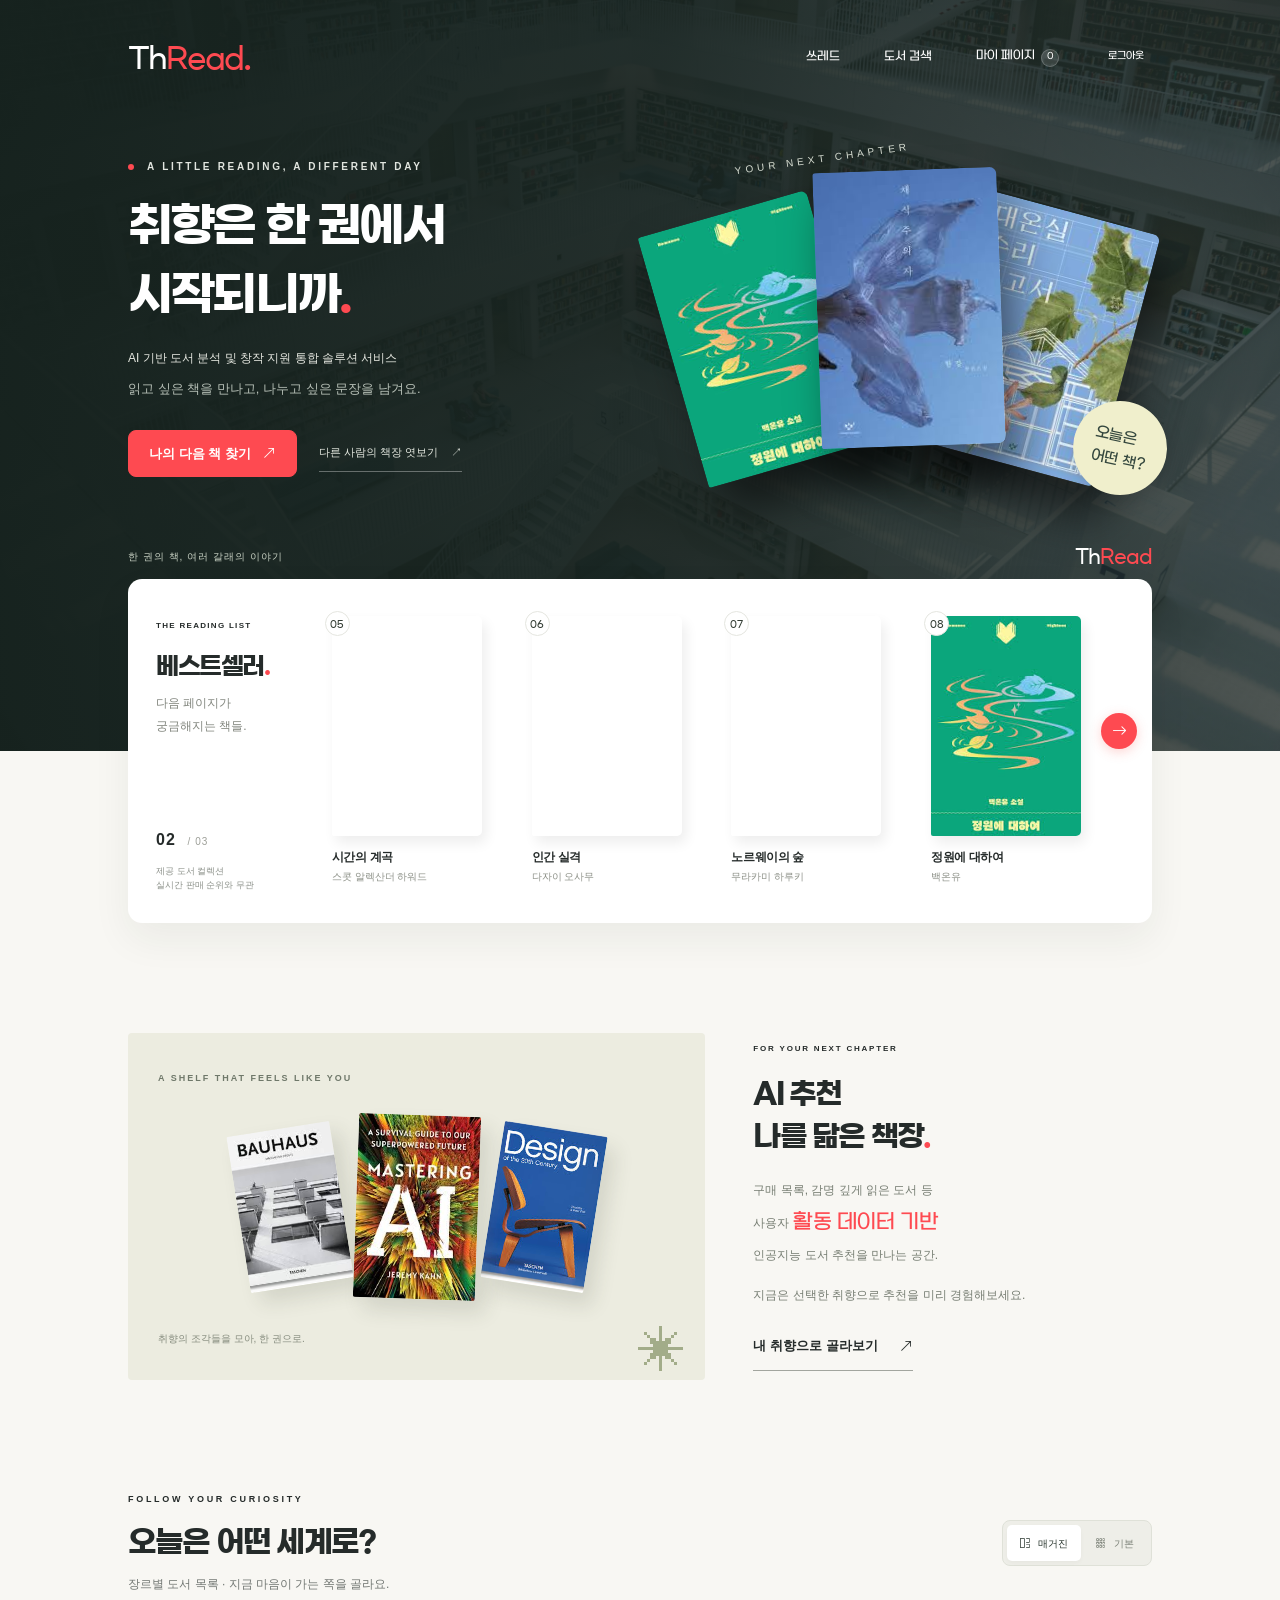
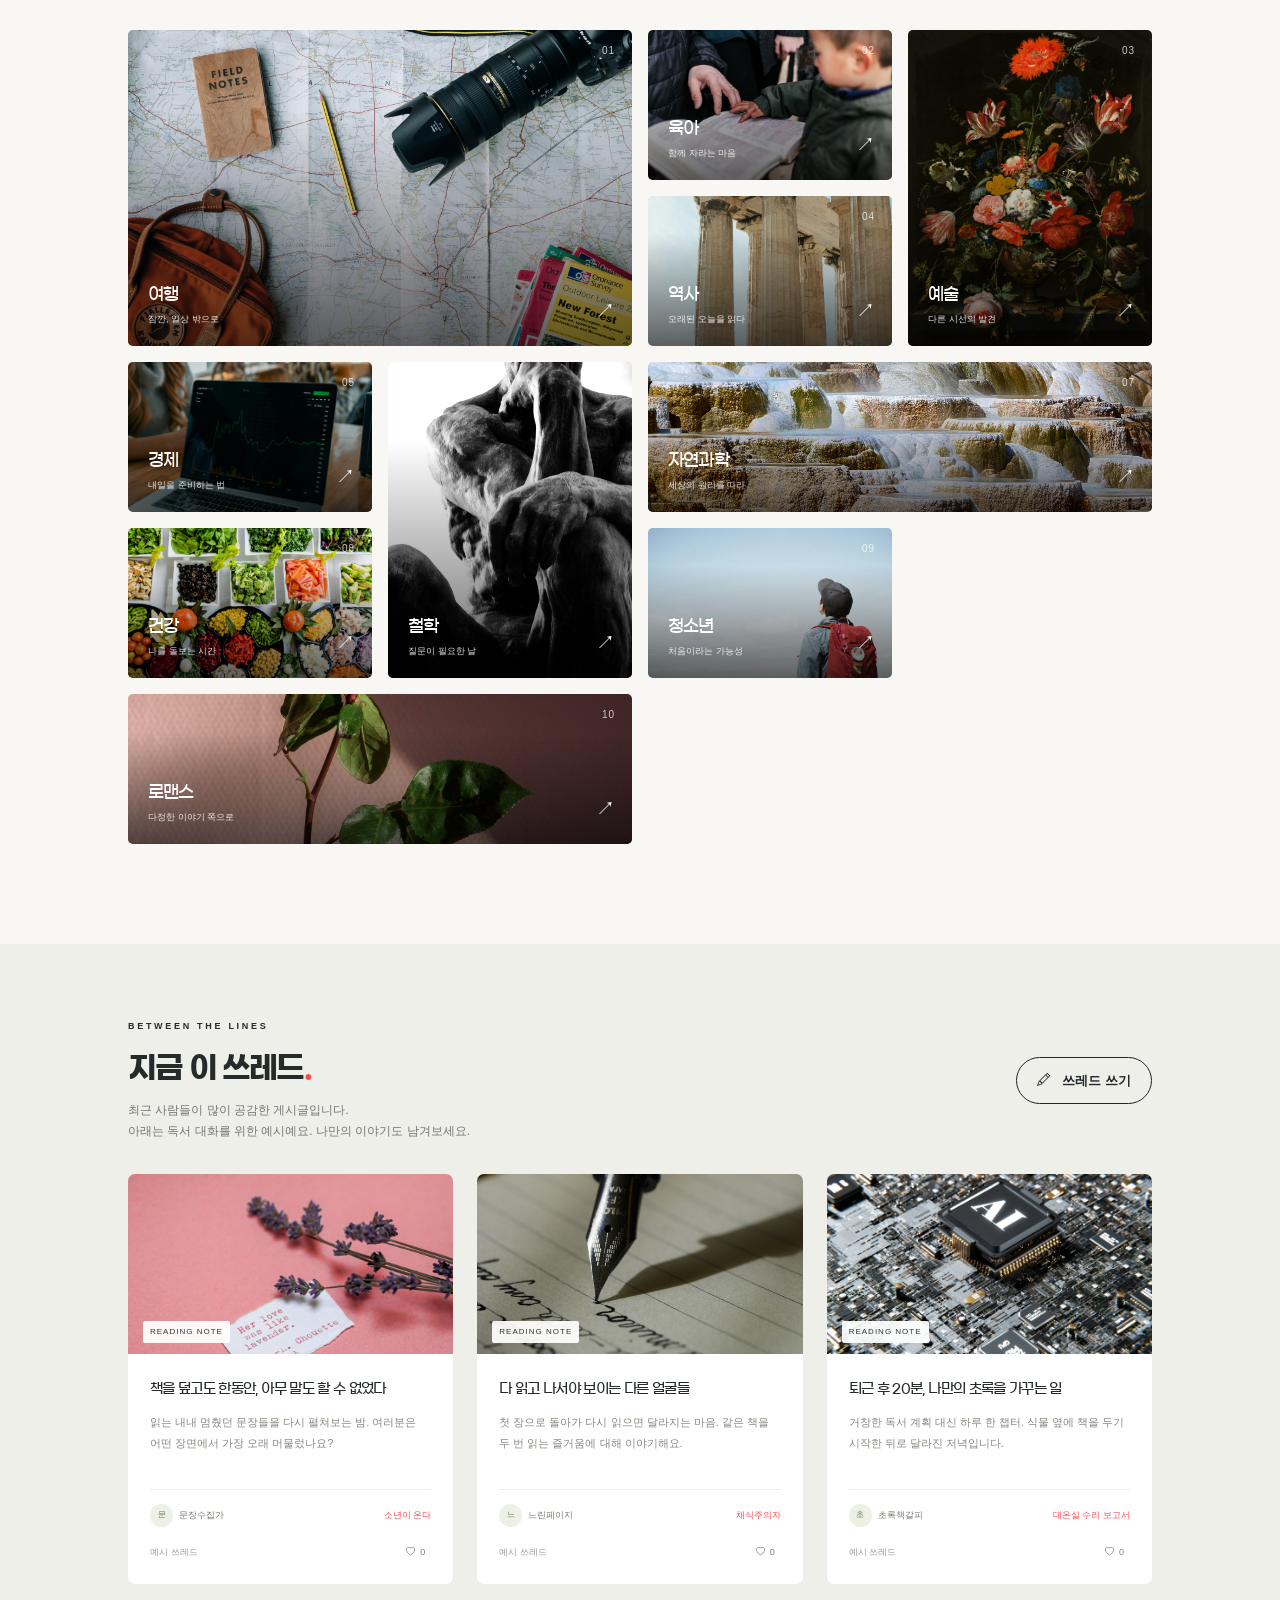
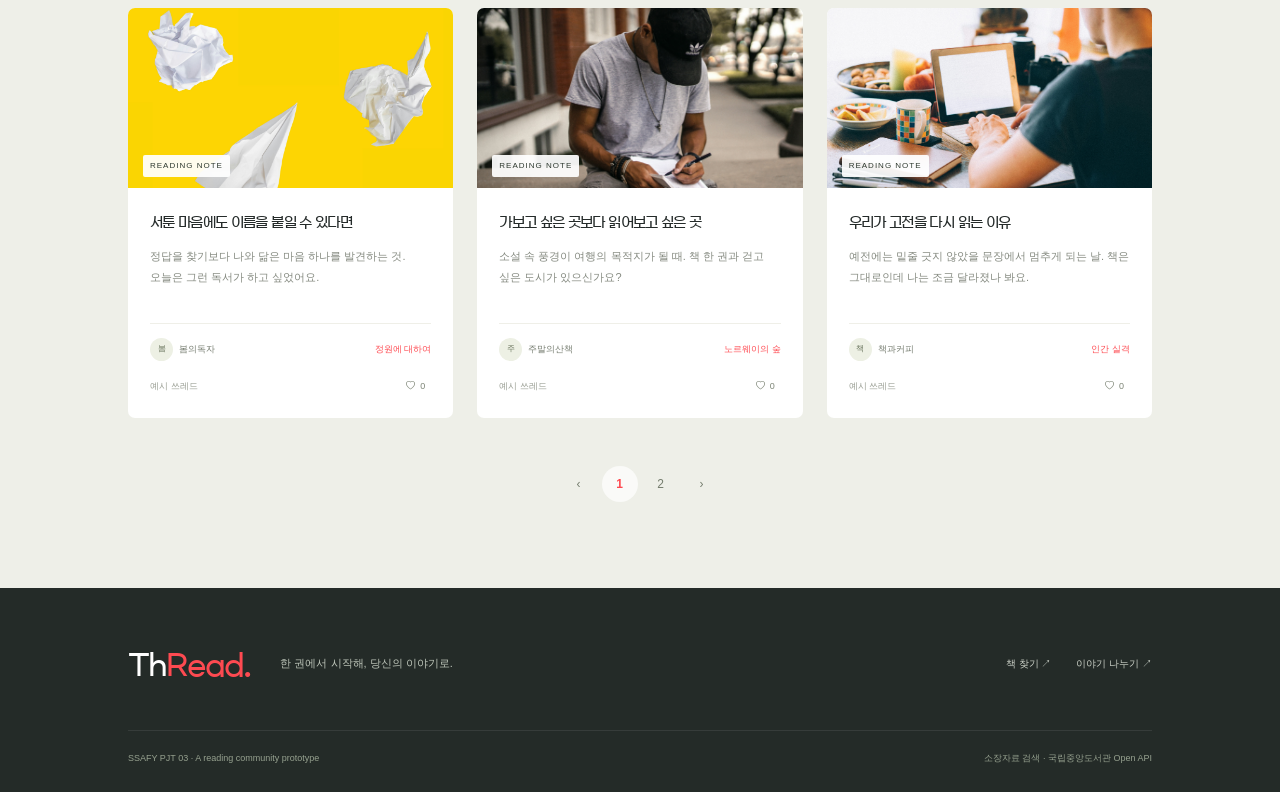
<file: index.html>
<!doctype html>
<html lang="ko"><head><meta charset="utf-8"><meta name="viewport" content="width=device-width, initial-scale=1"><meta name="theme-color" content="#242a29"><meta name="description" content="ThRead · 읽고 싶은 책을 만나고, 나누고 싶은 문장을 남기는 독서 커뮤니티."><title>취향은 한 권에서 · ThRead</title><link rel="icon" href="assets/favicon.svg" type="image/svg+xml"><link rel="stylesheet" href="assets/vendor/bootstrap.min.css"><link rel="stylesheet" href="assets/vendor/bootstrap-icons.min.css"><link rel="stylesheet" href="assets/site.css"><script defer src="assets/vendor/bootstrap.bundle.min.js"></script><script defer src="assets/config.js"></script><script defer src="assets/catalog.js"></script><script defer src="assets/app.js"></script></head>
<body class=""><a class="skip-link" href="#main-content">본문으로 건너뛰기</a>
<nav class="navbar navbar-expand-sm site-nav" data-bs-theme="dark" aria-label="주 메뉴">
  <div class="page-width nav-inner">
    <a class="navbar-brand brand" href="06-main.html" aria-label="ThRead 홈"><span>Th</span><span class="brand-read">Read</span><span class="brand-dot" aria-hidden="true">.</span></a>
    <button class="navbar-toggler" type="button" data-bs-toggle="collapse" data-bs-target="#mainNavigation" aria-controls="mainNavigation" aria-expanded="false" aria-label="메뉴 열기"><span class="navbar-toggler-icon"></span></button>
    <div class="collapse navbar-collapse" id="mainNavigation"><ul class="navbar-nav ms-auto align-items-sm-center">
      <li class="nav-item"><a class="nav-link" href="06-main.html#threads">쓰레드</a></li>
      <li class="nav-item"><a class="nav-link" href="08-search.html">도서 검색</a></li>
      <li class="nav-item"><button class="nav-link" type="button" data-bs-toggle="offcanvas" data-bs-target="#myShelf">마이 페이지<span class="shelf-count" aria-label="담은 책 수">0</span></button></li>
      <li class="nav-item"><button class="nav-link logout-link" type="button" data-bs-toggle="modal" data-bs-target="#logoutModal">로그아웃</button></li>
    </ul></div>
  </div>
</nav><main id="main-content"><section class="hero-section" aria-labelledby="hero-title">
  <img class="hero-bg" src="assets/nav/hero_image.jpg" alt="" fetchpriority="high">
  <div class="hero-shade"></div><div class="page-width hero-layout">
    <div class="hero-copy"><p class="eyebrow light"><span class="small-dot"></span> A LITTLE READING, A DIFFERENT DAY</p>
      <h1 id="hero-title">취향은 한 권에서<br>시작되니까<span class="coral">.</span></h1>
      <p class="hero-description">AI 기반 도서 분석 및<br class="d-sm-none"> 창작 지원 통합 솔루션 서비스</p>
      <p class="hero-subtitle">읽고 싶은 책을 만나고, 나누고 싶은 문장을 남겨요.</p>
      <div class="hero-actions"><a class="btn btn-coral" href="08-search.html">나의 다음 책 찾기 <i class="bi bi-arrow-up-right" aria-hidden="true"></i></a><a class="hero-secondary" href="#threads">다른 사람의 책장 엿보기 <span aria-hidden="true">↗</span></a></div>
    </div>
    <div class="hero-books" aria-label="오늘의 도서 컬렉션"><span class="orbit-note">YOUR NEXT CHAPTER</span>
      <img class="hero-book first" src="assets/bestsellers/img8.jpeg" alt="정원에 대하여 표지">
      <a href="07-book_detail.html?book=2" class="hero-feature"><img class="hero-book middle" src="assets/bestsellers/img2.jpeg" alt="채식주의자 상세 보기"></a>
      <img class="hero-book last" src="assets/bestsellers/img3.jpeg" alt="대온실 수리 보고서 표지"><span class="hero-sticker" aria-hidden="true">오늘은<br>어떤 책?</span>
    </div>
  </div><div class="hero-bottom page-width"><span>한 권의 책, 여러 갈래의 이야기</span><span class="brand hero-signature"><span>Th</span><span class="brand-read">Read</span></span></div>
</section><section class="bestseller page-width" id="bestseller" aria-labelledby="bestseller-title">
 <div class="bestseller-intro"><p class="eyebrow">THE READING LIST</p><h2 id="bestseller-title">베스트셀러<span class="coral">.</span></h2><p>다음 페이지가<br>궁금해지는 책들.</p><span class="slide-counter" aria-live="polite"><b id="slideCurrent">01</b> / 03</span><span class="collection-note">제공 도서 컬렉션<br>실시간 판매 순위와 무관</span></div>
 <div id="bestsellerCarousel" class="carousel slide" data-bs-ride="carousel" data-bs-interval="6500" aria-label="베스트셀러 12권, 4권씩 3개 슬라이드"><div class="carousel-inner"><div class="carousel-item active"><div class="book-slide"><a class="book-item" href="07-book_detail.html?book=1">
        <div class="book-cover-wrap"><span class="book-number">01</span><img src="assets/bestsellers/img1.jpeg" width="150" height="220" alt="소년이 온다 표지" loading="lazy"></div>
        <h3>소년이 온다</h3><p>한강</p></a><a class="book-item" href="07-book_detail.html?book=2">
        <div class="book-cover-wrap"><span class="book-number">02</span><img src="assets/bestsellers/img2.jpeg" width="150" height="220" alt="채식주의자 표지" loading="lazy"></div>
        <h3>채식주의자</h3><p>한강</p></a><a class="book-item" href="07-book_detail.html?book=3">
        <div class="book-cover-wrap"><span class="book-number">03</span><img src="assets/bestsellers/img3.jpeg" width="150" height="220" alt="대온실 수리 보고서 표지" loading="lazy"></div>
        <h3>대온실 수리 보고서</h3><p>김금희</p></a><a class="book-item" href="07-book_detail.html?book=4">
        <div class="book-cover-wrap"><span class="book-number">04</span><img src="assets/bestsellers/img4.jpeg" width="150" height="220" alt="급류 표지" loading="lazy"></div>
        <h3>급류</h3><p>정대건</p></a></div></div><div class="carousel-item "><div class="book-slide"><a class="book-item" href="07-book_detail.html?book=5">
        <div class="book-cover-wrap"><span class="book-number">05</span><img src="assets/bestsellers/img5.jpeg" width="150" height="220" alt="시간의 계곡 표지" loading="lazy"></div>
        <h3>시간의 계곡</h3><p>스콧 알렉산더 하워드</p></a><a class="book-item" href="07-book_detail.html?book=6">
        <div class="book-cover-wrap"><span class="book-number">06</span><img src="assets/bestsellers/img6.jpeg" width="150" height="220" alt="인간 실격 표지" loading="lazy"></div>
        <h3>인간 실격</h3><p>다자이 오사무</p></a><a class="book-item" href="07-book_detail.html?book=7">
        <div class="book-cover-wrap"><span class="book-number">07</span><img src="assets/bestsellers/img7.jpeg" width="150" height="220" alt="노르웨이의 숲 표지" loading="lazy"></div>
        <h3>노르웨이의 숲</h3><p>무라카미 하루키</p></a><a class="book-item" href="07-book_detail.html?book=8">
        <div class="book-cover-wrap"><span class="book-number">08</span><img src="assets/bestsellers/img8.jpeg" width="150" height="220" alt="정원에 대하여 표지" loading="lazy"></div>
        <h3>정원에 대하여</h3><p>백온유</p></a></div></div><div class="carousel-item "><div class="book-slide"><a class="book-item" href="07-book_detail.html?book=9">
        <div class="book-cover-wrap"><span class="book-number">09</span><img src="assets/bestsellers/img9.jpeg" width="150" height="220" alt="네 칼이 센가, 내 칼이 센가 표지" loading="lazy"></div>
        <h3>네 칼이 센가, 내 칼이 센가</h3><p>김삼웅</p></a><a class="book-item" href="07-book_detail.html?book=10">
        <div class="book-cover-wrap"><span class="book-number">10</span><img src="assets/bestsellers/img10.jpeg" width="150" height="220" alt="새벽의 사원 표지" loading="lazy"></div>
        <h3>새벽의 사원</h3><p>미시마 유키오</p></a><a class="book-item" href="07-book_detail.html?book=11">
        <div class="book-cover-wrap"><span class="book-number">11</span><img src="assets/bestsellers/img11.jpeg" width="150" height="220" alt="위싱 머신 표지" loading="lazy"></div>
        <h3>위싱 머신</h3><p>소피 쿠슨스</p></a><a class="book-item" href="07-book_detail.html?book=12">
        <div class="book-cover-wrap"><span class="book-number">12</span><img src="assets/bestsellers/img12.jpeg" width="150" height="220" alt="모순 표지" loading="lazy"></div>
        <h3>모순</h3><p>양귀자</p></a></div></div></div>
 <button class="carousel-control-next next-round" type="button" data-bs-target="#bestsellerCarousel" data-bs-slide="next" aria-label="다음 도서 4권"><i class="bi bi-arrow-right" aria-hidden="true"></i></button></div>
</section><section class="ai-section section-space page-width" id="recommendation" aria-labelledby="ai-title">
 <div class="row align-items-center g-4"><div class="col-12 col-sm-7"><div class="ai-book-stage">
  <span class="stage-label">A SHELF THAT FEELS LIKE YOU</span><div class="ai-book-stack" id="recommendationBooks">
  <img src="assets/ai_recommendation/img1.jpeg" alt="Bauhaus 표지" loading="lazy"><img src="assets/ai_recommendation/img2.jpeg" alt="Mastering AI 표지" loading="lazy"><img src="assets/ai_recommendation/img3.jpeg" alt="Design 표지" loading="lazy"></div>
  <span class="stage-foot">취향의 조각들을 모아, 한 권으로.</span><span class="stage-spark" aria-hidden="true">✳</span></div></div>
 <div class="col-12 col-sm-5 ai-copy"><p class="eyebrow">FOR YOUR NEXT CHAPTER</p><h2 id="ai-title">AI 추천<br>나를 닮은 책장<span class="coral">.</span></h2>
 <p>구매 목록, 감명 깊게 읽은 도서 등<br>사용자 <span class="activity-highlight">활동 데이터 기반</span><br>인공지능 도서 추천을 만나는 공간.</p>
 <p class="small muted" id="recommendationHint">지금은 선택한 취향으로 추천을 미리 경험해보세요.</p><button class="text-action" type="button" data-bs-toggle="modal" data-bs-target="#tasteModal">내 취향으로 골라보기 <i class="bi bi-arrow-up-right" aria-hidden="true"></i></button></div></div>
</section><section class="genre-section page-width section-space" id="genres" aria-labelledby="genre-title"><div class="section-heading"><div><p class="eyebrow">FOLLOW YOUR CURIOSITY</p><h2 id="genre-title">오늘은 어떤 세계로?</h2><p class="muted">장르별 도서 목록 · 지금 마음이 가는 쪽을 골라요.</p></div><div class="view-switch" role="group" aria-label="장르 배치 선택"><button class="active" type="button" data-genre-layout="magazine" aria-pressed="true"><i class="bi bi-grid-1x2" aria-hidden="true"></i> 매거진</button><button type="button" data-genre-layout="basic" aria-pressed="false"><i class="bi bi-grid-3x3-gap" aria-hidden="true"></i> 기본</button></div></div><div class="genre-grid magazine"><a class="genre-item genre-0" href="08-search.html?q=여행"><img src="assets/genre/travel.jpg" alt="" loading="lazy"><span class="genre-index">01</span><span class="genre-label"><b>여행</b><small>잠깐, 일상 밖으로</small></span><span class="genre-arrow" aria-hidden="true">↗</span></a><a class="genre-item genre-1" href="08-search.html?q=육아"><img src="assets/genre/baby.jpg" alt="" loading="lazy"><span class="genre-index">02</span><span class="genre-label"><b>육아</b><small>함께 자라는 마음</small></span><span class="genre-arrow" aria-hidden="true">↗</span></a><a class="genre-item genre-2" href="08-search.html?q=예술"><img src="assets/genre/art.jpg" alt="" loading="lazy"><span class="genre-index">03</span><span class="genre-label"><b>예술</b><small>다른 시선의 발견</small></span><span class="genre-arrow" aria-hidden="true">↗</span></a><a class="genre-item genre-3" href="08-search.html?q=역사"><img src="assets/genre/history.jpg" alt="" loading="lazy"><span class="genre-index">04</span><span class="genre-label"><b>역사</b><small>오래된 오늘을 읽다</small></span><span class="genre-arrow" aria-hidden="true">↗</span></a><a class="genre-item genre-4" href="08-search.html?q=경제"><img src="assets/genre/economy.jpg" alt="" loading="lazy"><span class="genre-index">05</span><span class="genre-label"><b>경제</b><small>내일을 준비하는 법</small></span><span class="genre-arrow" aria-hidden="true">↗</span></a><a class="genre-item genre-5" href="08-search.html?q=철학"><img src="assets/genre/philosophy.jpg" alt="" loading="lazy"><span class="genre-index">06</span><span class="genre-label"><b>철학</b><small>질문이 필요한 날</small></span><span class="genre-arrow" aria-hidden="true">↗</span></a><a class="genre-item genre-6" href="08-search.html?q=자연과학"><img src="assets/genre/natural_science.jpg" alt="" loading="lazy"><span class="genre-index">07</span><span class="genre-label"><b>자연과학</b><small>세상의 원리를 따라</small></span><span class="genre-arrow" aria-hidden="true">↗</span></a><a class="genre-item genre-7" href="08-search.html?q=건강"><img src="assets/genre/health.jpg" alt="" loading="lazy"><span class="genre-index">08</span><span class="genre-label"><b>건강</b><small>나를 돌보는 시간</small></span><span class="genre-arrow" aria-hidden="true">↗</span></a><a class="genre-item genre-8" href="08-search.html?q=청소년"><img src="assets/genre/youth.jpg" alt="" loading="lazy"><span class="genre-index">09</span><span class="genre-label"><b>청소년</b><small>처음이라는 가능성</small></span><span class="genre-arrow" aria-hidden="true">↗</span></a><a class="genre-item genre-9" href="08-search.html?q=로맨스"><img src="assets/genre/romance.jpg" alt="" loading="lazy"><span class="genre-index">10</span><span class="genre-label"><b>로맨스</b><small>다정한 이야기 쪽으로</small></span><span class="genre-arrow" aria-hidden="true">↗</span></a></div></section><section class="threads-section section-space" id="threads" aria-labelledby="threads-title"><div class="page-width"><div class="section-heading"><div><p class="eyebrow">BETWEEN THE LINES</p><h2 id="threads-title">지금 이 쓰레드<span class="coral">.</span></h2><p class="muted">최근 사람들이 많이 공감한 게시글입니다.</p><p class="small muted">아래는 독서 대화를 위한 예시예요. 나만의 이야기도 남겨보세요.</p></div><button class="btn btn-outline-dark rounded-pill" type="button" data-bs-toggle="modal" data-bs-target="#writeModal"><i class="bi bi-pencil" aria-hidden="true"></i> 쓰레드 쓰기</button></div><div class="row g-4" id="threadGrid"><article class="col-12 col-sm-4 thread-entry" data-thread-page="1"><div class="card thread-card h-100"><a class="thread-image-link" href="07-book_detail.html?book=1#book-threads"><img class="card-img-top" src="assets/threads/img1.jpg" alt="소년이 온다 독서 이야기 이미지" loading="lazy"><span class="thread-tag">READING NOTE</span></a><div class="card-body d-flex flex-column"><h3 class="card-title">책을 덮고도 한동안, 아무 말도 할 수 없었다</h3><p class="card-text">읽는 내내 멈췄던 문장들을 다시 펼쳐보는 밤. 여러분은 어떤 장면에서 가장 오래 머물렀나요?</p><div class="thread-footer mt-auto"><div><span class="avatar" aria-hidden="true">문</span><span>문장수집가</span></div><span class="thread-book">소년이 온다</span></div><div class="thread-actions"><span>예시 쓰레드</span><button type="button" class="like-button" data-like="seed-0" aria-label="책을 덮고도 한동안, 아무 말도 할 수 없었다 공감" aria-pressed="false"><i class="bi bi-heart" aria-hidden="true"></i><span>0</span></button></div></div></div></article><article class="col-12 col-sm-4 thread-entry" data-thread-page="1"><div class="card thread-card h-100"><a class="thread-image-link" href="07-book_detail.html?book=2#book-threads"><img class="card-img-top" src="assets/threads/img2.jpg" alt="채식주의자 독서 이야기 이미지" loading="lazy"><span class="thread-tag">READING NOTE</span></a><div class="card-body d-flex flex-column"><h3 class="card-title">다 읽고 나서야 보이는 다른 얼굴들</h3><p class="card-text">첫 장으로 돌아가 다시 읽으면 달라지는 마음. 같은 책을 두 번 읽는 즐거움에 대해 이야기해요.</p><div class="thread-footer mt-auto"><div><span class="avatar" aria-hidden="true">느</span><span>느린페이지</span></div><span class="thread-book">채식주의자</span></div><div class="thread-actions"><span>예시 쓰레드</span><button type="button" class="like-button" data-like="seed-1" aria-label="다 읽고 나서야 보이는 다른 얼굴들 공감" aria-pressed="false"><i class="bi bi-heart" aria-hidden="true"></i><span>0</span></button></div></div></div></article><article class="col-12 col-sm-4 thread-entry" data-thread-page="1"><div class="card thread-card h-100"><a class="thread-image-link" href="07-book_detail.html?book=3#book-threads"><img class="card-img-top" src="assets/threads/img3.jpg" alt="대온실 수리 보고서 독서 이야기 이미지" loading="lazy"><span class="thread-tag">READING NOTE</span></a><div class="card-body d-flex flex-column"><h3 class="card-title">퇴근 후 20분, 나만의 초록을 가꾸는 일</h3><p class="card-text">거창한 독서 계획 대신 하루 한 챕터. 식물 옆에 책을 두기 시작한 뒤로 달라진 저녁입니다.</p><div class="thread-footer mt-auto"><div><span class="avatar" aria-hidden="true">초</span><span>초록책갈피</span></div><span class="thread-book">대온실 수리 보고서</span></div><div class="thread-actions"><span>예시 쓰레드</span><button type="button" class="like-button" data-like="seed-2" aria-label="퇴근 후 20분, 나만의 초록을 가꾸는 일 공감" aria-pressed="false"><i class="bi bi-heart" aria-hidden="true"></i><span>0</span></button></div></div></div></article><article class="col-12 col-sm-4 thread-entry" data-thread-page="1"><div class="card thread-card h-100"><a class="thread-image-link" href="07-book_detail.html?book=8#book-threads"><img class="card-img-top" src="assets/threads/img4.jpg" alt="정원에 대하여 독서 이야기 이미지" loading="lazy"><span class="thread-tag">READING NOTE</span></a><div class="card-body d-flex flex-column"><h3 class="card-title">서툰 마음에도 이름을 붙일 수 있다면</h3><p class="card-text">정답을 찾기보다 나와 닮은 마음 하나를 발견하는 것. 오늘은 그런 독서가 하고 싶었어요.</p><div class="thread-footer mt-auto"><div><span class="avatar" aria-hidden="true">봄</span><span>봄의독자</span></div><span class="thread-book">정원에 대하여</span></div><div class="thread-actions"><span>예시 쓰레드</span><button type="button" class="like-button" data-like="seed-3" aria-label="서툰 마음에도 이름을 붙일 수 있다면 공감" aria-pressed="false"><i class="bi bi-heart" aria-hidden="true"></i><span>0</span></button></div></div></div></article><article class="col-12 col-sm-4 thread-entry" data-thread-page="1"><div class="card thread-card h-100"><a class="thread-image-link" href="07-book_detail.html?book=7#book-threads"><img class="card-img-top" src="assets/threads/img5.jpg" alt="노르웨이의 숲 독서 이야기 이미지" loading="lazy"><span class="thread-tag">READING NOTE</span></a><div class="card-body d-flex flex-column"><h3 class="card-title">가보고 싶은 곳보다 읽어보고 싶은 곳</h3><p class="card-text">소설 속 풍경이 여행의 목적지가 될 때. 책 한 권과 걷고 싶은 도시가 있으신가요?</p><div class="thread-footer mt-auto"><div><span class="avatar" aria-hidden="true">주</span><span>주말의산책</span></div><span class="thread-book">노르웨이의 숲</span></div><div class="thread-actions"><span>예시 쓰레드</span><button type="button" class="like-button" data-like="seed-4" aria-label="가보고 싶은 곳보다 읽어보고 싶은 곳 공감" aria-pressed="false"><i class="bi bi-heart" aria-hidden="true"></i><span>0</span></button></div></div></div></article><article class="col-12 col-sm-4 thread-entry" data-thread-page="1"><div class="card thread-card h-100"><a class="thread-image-link" href="07-book_detail.html?book=6#book-threads"><img class="card-img-top" src="assets/threads/img6.jpg" alt="인간 실격 독서 이야기 이미지" loading="lazy"><span class="thread-tag">READING NOTE</span></a><div class="card-body d-flex flex-column"><h3 class="card-title">우리가 고전을 다시 읽는 이유</h3><p class="card-text">예전에는 밑줄 긋지 않았을 문장에서 멈추게 되는 날. 책은 그대로인데 나는 조금 달라졌나 봐요.</p><div class="thread-footer mt-auto"><div><span class="avatar" aria-hidden="true">책</span><span>책과커피</span></div><span class="thread-book">인간 실격</span></div><div class="thread-actions"><span>예시 쓰레드</span><button type="button" class="like-button" data-like="seed-5" aria-label="우리가 고전을 다시 읽는 이유 공감" aria-pressed="false"><i class="bi bi-heart" aria-hidden="true"></i><span>0</span></button></div></div></div></article><article class="col-12 col-sm-4 thread-entry" data-thread-page="2"><div class="card thread-card h-100"><a class="thread-image-link" href="07-book_detail.html?book=5#book-threads"><img class="card-img-top" src="assets/threads/img1.jpg" alt="시간의 계곡 독서 이야기 이미지" loading="lazy"><span class="thread-tag">READING NOTE</span></a><div class="card-body d-flex flex-column"><h3 class="card-title">시간을 건너온 이야기 하나</h3><p class="card-text">다른 세계를 상상하면서 지금의 하루를 새롭게 바라봅니다. 여러분의 상상을 바꾼 책도 궁금해요.</p><div class="thread-footer mt-auto"><div><span class="avatar" aria-hidden="true">밤</span><span>밤의서재</span></div><span class="thread-book">시간의 계곡</span></div><div class="thread-actions"><span>예시 쓰레드</span><button type="button" class="like-button" data-like="seed-6" aria-label="시간을 건너온 이야기 하나 공감" aria-pressed="false"><i class="bi bi-heart" aria-hidden="true"></i><span>0</span></button></div></div></div></article><article class="col-12 col-sm-4 thread-entry" data-thread-page="2"><div class="card thread-card h-100"><a class="thread-image-link" href="07-book_detail.html?book=4#book-threads"><img class="card-img-top" src="assets/threads/img2.jpg" alt="급류 독서 이야기 이미지" loading="lazy"><span class="thread-tag">READING NOTE</span></a><div class="card-body d-flex flex-column"><h3 class="card-title">좋아하는 책은 꼭 빌려주고 싶어져요</h3><p class="card-text">책을 추천한다는 건 내 취향의 일부를 건네는 일 같아요. 오늘 누군가에게 건네고 싶은 책은요?</p><div class="thread-footer mt-auto"><div><span class="avatar" aria-hidden="true">한</span><span>한권의온도</span></div><span class="thread-book">급류</span></div><div class="thread-actions"><span>예시 쓰레드</span><button type="button" class="like-button" data-like="seed-7" aria-label="좋아하는 책은 꼭 빌려주고 싶어져요 공감" aria-pressed="false"><i class="bi bi-heart" aria-hidden="true"></i><span>0</span></button></div></div></div></article><article class="col-12 col-sm-4 thread-entry" data-thread-page="2"><div class="card thread-card h-100"><a class="thread-image-link" href="07-book_detail.html?book=10#book-threads"><img class="card-img-top" src="assets/threads/img3.jpg" alt="새벽의 사원 독서 이야기 이미지" loading="lazy"><span class="thread-tag">READING NOTE</span></a><div class="card-body d-flex flex-column"><h3 class="card-title">읽다 만 책에 다시 손이 가는 계절</h3><p class="card-text">처음 읽을 때와는 다른 속도로 페이지를 넘깁니다. 완독보다 다시 시작했다는 게 기쁜 날이에요.</p><div class="thread-footer mt-auto"><div><span class="avatar" aria-hidden="true">작</span><span>작은독서</span></div><span class="thread-book">새벽의 사원</span></div><div class="thread-actions"><span>예시 쓰레드</span><button type="button" class="like-button" data-like="seed-8" aria-label="읽다 만 책에 다시 손이 가는 계절 공감" aria-pressed="false"><i class="bi bi-heart" aria-hidden="true"></i><span>0</span></button></div></div></div></article></div><nav aria-label="쓰레드 페이지"><ul class="pagination justify-content-center mt-5" id="threadPagination"></ul></nav></div></section></main><footer class="site-footer"><div class="page-width footer-inner"><a class="brand" href="06-main.html"><span>Th</span><span class="brand-read">Read</span><span class="brand-dot">.</span></a><p>한 권에서 시작해, 당신의 이야기로.</p><div><a href="08-search.html">책 찾기 ↗</a><a href="06-main.html#threads">이야기 나누기 ↗</a></div></div><div class="page-width footer-bottom"><span>SSAFY PJT 03 · A reading community prototype</span><span>소장자료 검색 · 국립중앙도서관 Open API</span></div></footer><div class="modal fade" id="logoutModal" tabindex="-1" aria-labelledby="logoutTitle" aria-hidden="true"><div class="modal-dialog modal-dialog-centered"><div class="modal-content"><div class="modal-header border-0"><h2 class="modal-title fs-5" id="logoutTitle">잠깐, 책갈피를 꽂아둘까요?</h2><button type="button" class="btn-close" data-bs-dismiss="modal" aria-label="닫기"></button></div><div class="modal-body text-center"><i class="bi bi-bookmark-heart modal-symbol" aria-hidden="true"></i><p class="fs-5 mt-3">정말 로그아웃 하시겠습니까?</p><p class="muted small">담아둔 책과 독서 기록은 이 브라우저에 남아요.</p><div class="d-flex justify-content-center gap-2 mt-4"><button type="button" class="btn btn-soft" data-bs-dismiss="modal">취소</button><button type="button" class="btn btn-coral" data-bs-dismiss="modal" id="confirmLogout">로그아웃</button></div></div></div></div></div>
<div class="offcanvas offcanvas-end shelf-panel" tabindex="-1" id="myShelf" aria-labelledby="shelfTitle"><div class="offcanvas-header"><h2 class="offcanvas-title fs-4" id="shelfTitle">나의 작은 책장<span class="coral">.</span></h2><button type="button" class="btn-close" data-bs-dismiss="offcanvas" aria-label="책장 닫기"></button></div><div class="offcanvas-body"><p class="muted">읽고 싶은 마음을 모아두는 곳.</p><div id="shelfBooks"></div><p class="small muted mt-4">이 브라우저에 저장돼요. 다른 기기와 공유되지 않아요.</p></div></div>
<div class="modal fade" id="tasteModal" tabindex="-1" aria-labelledby="tasteTitle" aria-hidden="true"><div class="modal-dialog modal-dialog-centered"><div class="modal-content"><div class="modal-header border-0"><h2 class="modal-title fs-4" id="tasteTitle">오늘의 마음은 어떤가요?</h2><button type="button" class="btn-close" data-bs-dismiss="modal" aria-label="닫기"></button></div><div class="modal-body"><p class="muted">지금 끌리는 취향 하나를 골라주세요.</p><div class="taste-options"><button type="button" data-taste="comfort"><span>01</span> 잔잔한 위로가 필요해요 <i class="bi bi-arrow-right" aria-hidden="true"></i></button><button type="button" data-taste="world"><span>02</span> 낯선 세계가 궁금해요 <i class="bi bi-arrow-right" aria-hidden="true"></i></button><button type="button" data-taste="heart"><span>03</span> 다정한 관계를 읽고 싶어요 <i class="bi bi-arrow-right" aria-hidden="true"></i></button></div></div></div></div></div>
<div class="modal fade" id="writeModal" tabindex="-1" aria-labelledby="writeTitle" aria-hidden="true"><div class="modal-dialog modal-dialog-centered"><div class="modal-content"><div class="modal-header border-0"><h2 class="modal-title fs-4" id="writeTitle">당신의 한 페이지</h2><button type="button" class="btn-close" data-bs-dismiss="modal" aria-label="닫기"></button></div><form id="threadForm"><div class="modal-body"><label class="form-label" for="threadAuthor">닉네임</label><input class="form-control mb-3" id="threadAuthor" name="author" required maxlength="20" placeholder="책장 사이의 나"><label class="form-label" for="threadBook">함께 읽은 책</label><input class="form-control mb-3" id="threadBook" name="book" required maxlength="100" value="채식주의자"><label class="form-label" for="threadTitle">제목</label><input class="form-control mb-3" id="threadTitle" name="title" required maxlength="80" placeholder="어떤 이야기를 나누고 싶나요?"><label class="form-label" for="threadBody">내용</label><textarea class="form-control" id="threadBody" name="body" rows="4" required maxlength="2000" placeholder="마음에 남은 장면과 생각을 자유롭게 남겨요."></textarea><p class="small muted mt-3">작성한 글은 이 브라우저에 저장됩니다.</p><p class="text-danger small" id="threadFormError" role="alert"></p></div><div class="modal-footer border-0"><button class="btn btn-soft" type="button" data-bs-dismiss="modal">취소</button><button class="btn btn-coral" type="submit">쓰레드 남기기 <i class="bi bi-arrow-up-right" aria-hidden="true"></i></button></div></form></div></div></div>
<div class="toast-container position-fixed bottom-0 start-50 translate-middle-x p-3"><div class="toast align-items-center border-0 text-bg-dark" id="feedbackToast" role="status" aria-live="polite" aria-atomic="true"><div class="d-flex"><div class="toast-body" id="feedbackMessage"></div><button type="button" class="btn-close btn-close-white me-2 m-auto" data-bs-dismiss="toast" aria-label="알림 닫기"></button></div></div></div><noscript><p class="noscript-warning">검색과 책장 기능을 사용하려면 JavaScript를 켜주세요. 기본 도서 목록은 그대로 볼 수 있습니다.</p></noscript></body></html>
</file>
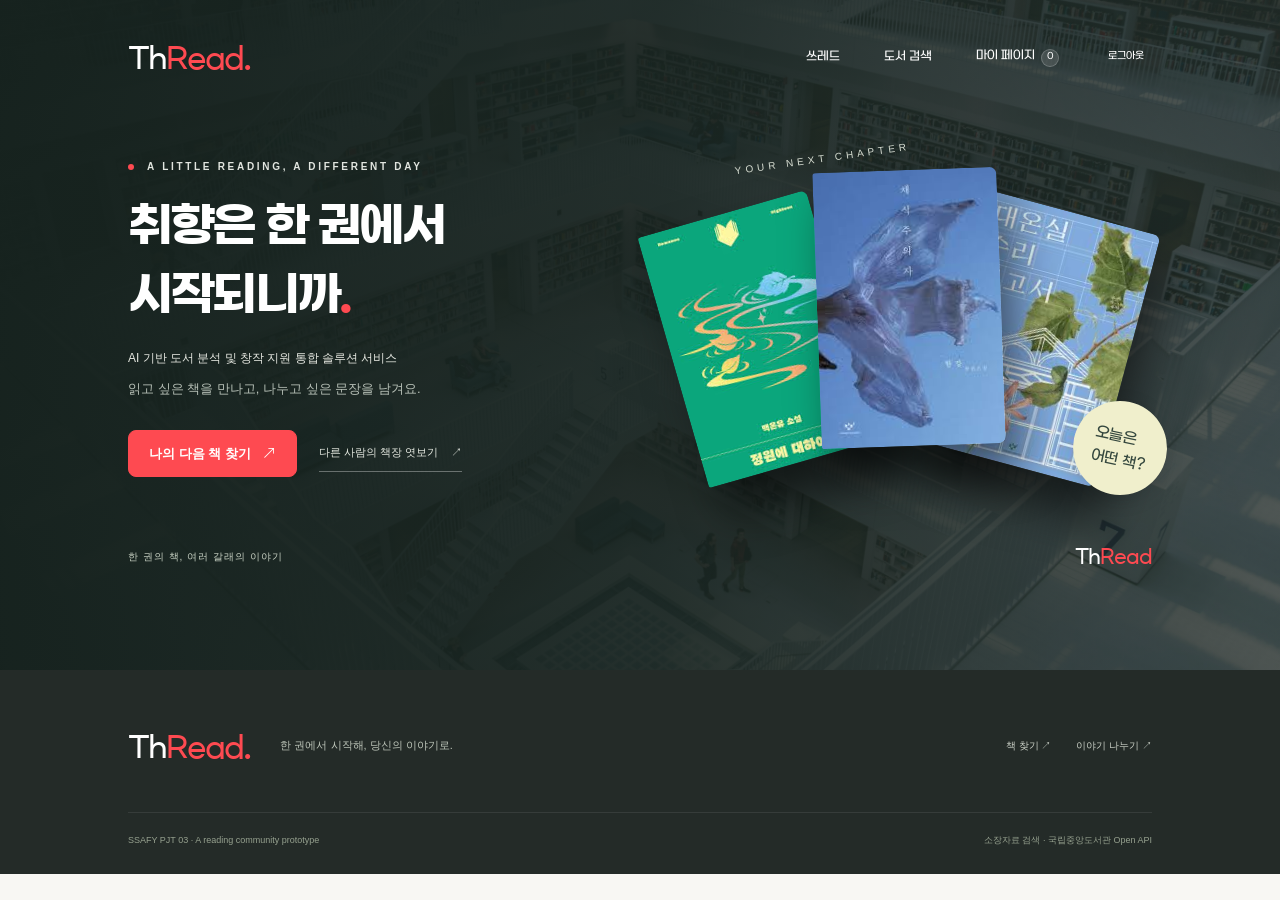
<file: 01-navbar.html>
<!doctype html>
<html lang="ko"><head><meta charset="utf-8"><meta name="viewport" content="width=device-width, initial-scale=1"><meta name="theme-color" content="#242a29"><meta name="description" content="ThRead · 읽고 싶은 책을 만나고, 나누고 싶은 문장을 남기는 독서 커뮤니티."><title>Navbar & Hero · ThRead</title><link rel="icon" href="assets/favicon.svg" type="image/svg+xml"><link rel="stylesheet" href="assets/vendor/bootstrap.min.css"><link rel="stylesheet" href="assets/vendor/bootstrap-icons.min.css"><link rel="stylesheet" href="assets/site.css"><script defer src="assets/vendor/bootstrap.bundle.min.js"></script><script defer src="assets/config.js"></script><script defer src="assets/catalog.js"></script><script defer src="assets/app.js"></script></head>
<body class="component-page component-hero"><a class="skip-link" href="#main-content">본문으로 건너뛰기</a>
<nav class="navbar navbar-expand-sm site-nav" data-bs-theme="dark" aria-label="주 메뉴">
  <div class="page-width nav-inner">
    <a class="navbar-brand brand" href="06-main.html" aria-label="ThRead 홈"><span>Th</span><span class="brand-read">Read</span><span class="brand-dot" aria-hidden="true">.</span></a>
    <button class="navbar-toggler" type="button" data-bs-toggle="collapse" data-bs-target="#mainNavigation" aria-controls="mainNavigation" aria-expanded="false" aria-label="메뉴 열기"><span class="navbar-toggler-icon"></span></button>
    <div class="collapse navbar-collapse" id="mainNavigation"><ul class="navbar-nav ms-auto align-items-sm-center">
      <li class="nav-item"><a class="nav-link" href="06-main.html#threads">쓰레드</a></li>
      <li class="nav-item"><a class="nav-link" href="08-search.html">도서 검색</a></li>
      <li class="nav-item"><button class="nav-link" type="button" data-bs-toggle="offcanvas" data-bs-target="#myShelf">마이 페이지<span class="shelf-count" aria-label="담은 책 수">0</span></button></li>
      <li class="nav-item"><button class="nav-link logout-link" type="button" data-bs-toggle="modal" data-bs-target="#logoutModal">로그아웃</button></li>
    </ul></div>
  </div>
</nav><main id="main-content"><section class="hero-section" aria-labelledby="hero-title">
  <img class="hero-bg" src="assets/nav/hero_image.jpg" alt="" fetchpriority="high">
  <div class="hero-shade"></div><div class="page-width hero-layout">
    <div class="hero-copy"><p class="eyebrow light"><span class="small-dot"></span> A LITTLE READING, A DIFFERENT DAY</p>
      <h1 id="hero-title">취향은 한 권에서<br>시작되니까<span class="coral">.</span></h1>
      <p class="hero-description">AI 기반 도서 분석 및<br class="d-sm-none"> 창작 지원 통합 솔루션 서비스</p>
      <p class="hero-subtitle">읽고 싶은 책을 만나고, 나누고 싶은 문장을 남겨요.</p>
      <div class="hero-actions"><a class="btn btn-coral" href="08-search.html">나의 다음 책 찾기 <i class="bi bi-arrow-up-right" aria-hidden="true"></i></a><a class="hero-secondary" href="#threads">다른 사람의 책장 엿보기 <span aria-hidden="true">↗</span></a></div>
    </div>
    <div class="hero-books" aria-label="오늘의 도서 컬렉션"><span class="orbit-note">YOUR NEXT CHAPTER</span>
      <img class="hero-book first" src="assets/bestsellers/img8.jpeg" alt="정원에 대하여 표지">
      <a href="07-book_detail.html?book=2" class="hero-feature"><img class="hero-book middle" src="assets/bestsellers/img2.jpeg" alt="채식주의자 상세 보기"></a>
      <img class="hero-book last" src="assets/bestsellers/img3.jpeg" alt="대온실 수리 보고서 표지"><span class="hero-sticker" aria-hidden="true">오늘은<br>어떤 책?</span>
    </div>
  </div><div class="hero-bottom page-width"><span>한 권의 책, 여러 갈래의 이야기</span><span class="brand hero-signature"><span>Th</span><span class="brand-read">Read</span></span></div>
</section></main><footer class="site-footer"><div class="page-width footer-inner"><a class="brand" href="06-main.html"><span>Th</span><span class="brand-read">Read</span><span class="brand-dot">.</span></a><p>한 권에서 시작해, 당신의 이야기로.</p><div><a href="08-search.html">책 찾기 ↗</a><a href="06-main.html#threads">이야기 나누기 ↗</a></div></div><div class="page-width footer-bottom"><span>SSAFY PJT 03 · A reading community prototype</span><span>소장자료 검색 · 국립중앙도서관 Open API</span></div></footer><div class="modal fade" id="logoutModal" tabindex="-1" aria-labelledby="logoutTitle" aria-hidden="true"><div class="modal-dialog modal-dialog-centered"><div class="modal-content"><div class="modal-header border-0"><h2 class="modal-title fs-5" id="logoutTitle">잠깐, 책갈피를 꽂아둘까요?</h2><button type="button" class="btn-close" data-bs-dismiss="modal" aria-label="닫기"></button></div><div class="modal-body text-center"><i class="bi bi-bookmark-heart modal-symbol" aria-hidden="true"></i><p class="fs-5 mt-3">정말 로그아웃 하시겠습니까?</p><p class="muted small">담아둔 책과 독서 기록은 이 브라우저에 남아요.</p><div class="d-flex justify-content-center gap-2 mt-4"><button type="button" class="btn btn-soft" data-bs-dismiss="modal">취소</button><button type="button" class="btn btn-coral" data-bs-dismiss="modal" id="confirmLogout">로그아웃</button></div></div></div></div></div>
<div class="offcanvas offcanvas-end shelf-panel" tabindex="-1" id="myShelf" aria-labelledby="shelfTitle"><div class="offcanvas-header"><h2 class="offcanvas-title fs-4" id="shelfTitle">나의 작은 책장<span class="coral">.</span></h2><button type="button" class="btn-close" data-bs-dismiss="offcanvas" aria-label="책장 닫기"></button></div><div class="offcanvas-body"><p class="muted">읽고 싶은 마음을 모아두는 곳.</p><div id="shelfBooks"></div><p class="small muted mt-4">이 브라우저에 저장돼요. 다른 기기와 공유되지 않아요.</p></div></div>
<div class="modal fade" id="tasteModal" tabindex="-1" aria-labelledby="tasteTitle" aria-hidden="true"><div class="modal-dialog modal-dialog-centered"><div class="modal-content"><div class="modal-header border-0"><h2 class="modal-title fs-4" id="tasteTitle">오늘의 마음은 어떤가요?</h2><button type="button" class="btn-close" data-bs-dismiss="modal" aria-label="닫기"></button></div><div class="modal-body"><p class="muted">지금 끌리는 취향 하나를 골라주세요.</p><div class="taste-options"><button type="button" data-taste="comfort"><span>01</span> 잔잔한 위로가 필요해요 <i class="bi bi-arrow-right" aria-hidden="true"></i></button><button type="button" data-taste="world"><span>02</span> 낯선 세계가 궁금해요 <i class="bi bi-arrow-right" aria-hidden="true"></i></button><button type="button" data-taste="heart"><span>03</span> 다정한 관계를 읽고 싶어요 <i class="bi bi-arrow-right" aria-hidden="true"></i></button></div></div></div></div></div>
<div class="modal fade" id="writeModal" tabindex="-1" aria-labelledby="writeTitle" aria-hidden="true"><div class="modal-dialog modal-dialog-centered"><div class="modal-content"><div class="modal-header border-0"><h2 class="modal-title fs-4" id="writeTitle">당신의 한 페이지</h2><button type="button" class="btn-close" data-bs-dismiss="modal" aria-label="닫기"></button></div><form id="threadForm"><div class="modal-body"><label class="form-label" for="threadAuthor">닉네임</label><input class="form-control mb-3" id="threadAuthor" name="author" required maxlength="20" placeholder="책장 사이의 나"><label class="form-label" for="threadBook">함께 읽은 책</label><input class="form-control mb-3" id="threadBook" name="book" required maxlength="100" value="채식주의자"><label class="form-label" for="threadTitle">제목</label><input class="form-control mb-3" id="threadTitle" name="title" required maxlength="80" placeholder="어떤 이야기를 나누고 싶나요?"><label class="form-label" for="threadBody">내용</label><textarea class="form-control" id="threadBody" name="body" rows="4" required maxlength="2000" placeholder="마음에 남은 장면과 생각을 자유롭게 남겨요."></textarea><p class="small muted mt-3">작성한 글은 이 브라우저에 저장됩니다.</p><p class="text-danger small" id="threadFormError" role="alert"></p></div><div class="modal-footer border-0"><button class="btn btn-soft" type="button" data-bs-dismiss="modal">취소</button><button class="btn btn-coral" type="submit">쓰레드 남기기 <i class="bi bi-arrow-up-right" aria-hidden="true"></i></button></div></form></div></div></div>
<div class="toast-container position-fixed bottom-0 start-50 translate-middle-x p-3"><div class="toast align-items-center border-0 text-bg-dark" id="feedbackToast" role="status" aria-live="polite" aria-atomic="true"><div class="d-flex"><div class="toast-body" id="feedbackMessage"></div><button type="button" class="btn-close btn-close-white me-2 m-auto" data-bs-dismiss="toast" aria-label="알림 닫기"></button></div></div></div><noscript><p class="noscript-warning">검색과 책장 기능을 사용하려면 JavaScript를 켜주세요. 기본 도서 목록은 그대로 볼 수 있습니다.</p></noscript></body></html>
</file>
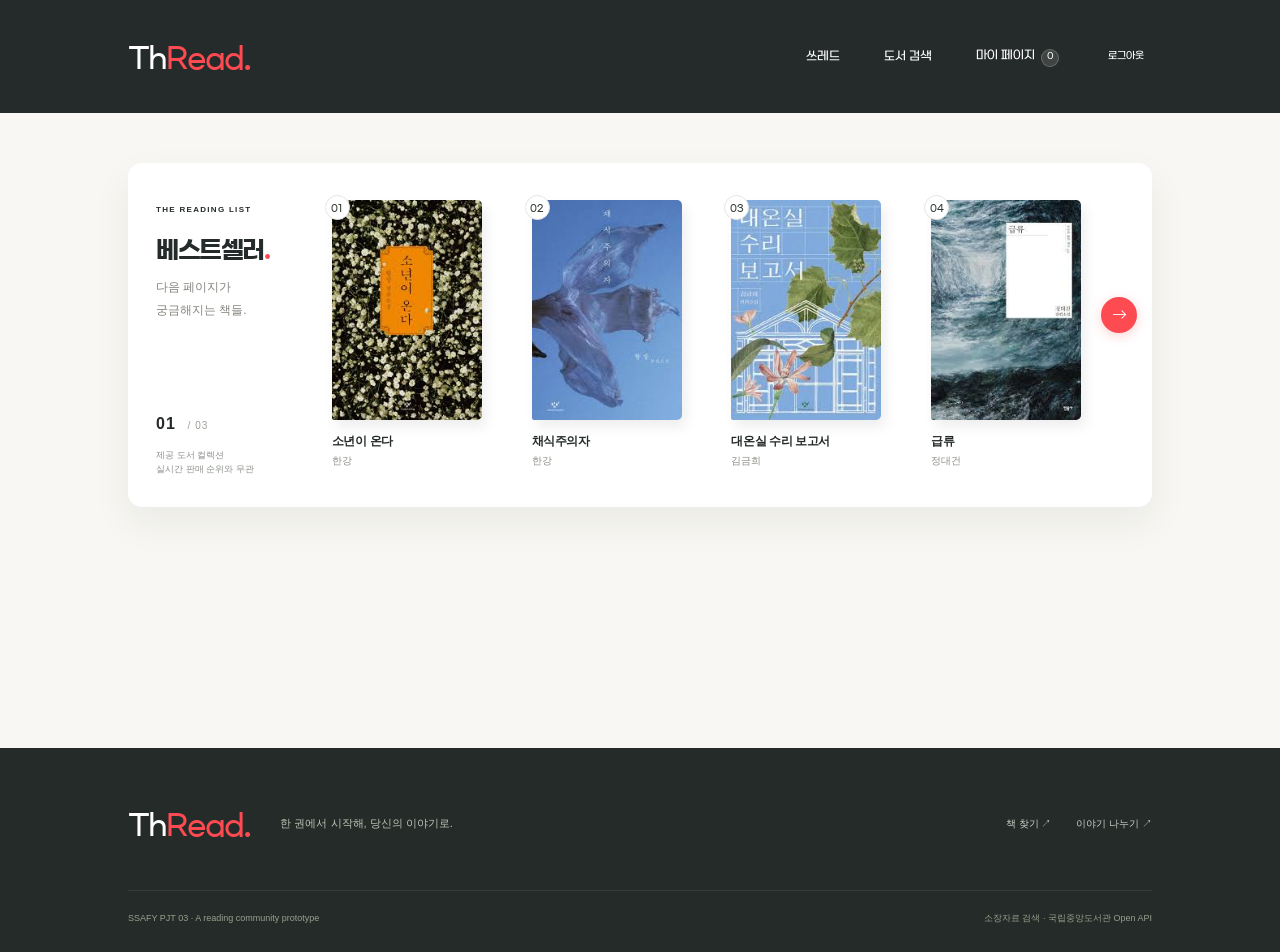
<file: 02-bestseller.html>
<!doctype html>
<html lang="ko"><head><meta charset="utf-8"><meta name="viewport" content="width=device-width, initial-scale=1"><meta name="theme-color" content="#242a29"><meta name="description" content="ThRead · 읽고 싶은 책을 만나고, 나누고 싶은 문장을 남기는 독서 커뮤니티."><title>Bestseller · ThRead</title><link rel="icon" href="assets/favicon.svg" type="image/svg+xml"><link rel="stylesheet" href="assets/vendor/bootstrap.min.css"><link rel="stylesheet" href="assets/vendor/bootstrap-icons.min.css"><link rel="stylesheet" href="assets/site.css"><script defer src="assets/vendor/bootstrap.bundle.min.js"></script><script defer src="assets/config.js"></script><script defer src="assets/catalog.js"></script><script defer src="assets/app.js"></script></head>
<body class="component-page interior-page component-bestseller"><a class="skip-link" href="#main-content">본문으로 건너뛰기</a>
<nav class="navbar navbar-expand-sm site-nav" data-bs-theme="dark" aria-label="주 메뉴">
  <div class="page-width nav-inner">
    <a class="navbar-brand brand" href="06-main.html" aria-label="ThRead 홈"><span>Th</span><span class="brand-read">Read</span><span class="brand-dot" aria-hidden="true">.</span></a>
    <button class="navbar-toggler" type="button" data-bs-toggle="collapse" data-bs-target="#mainNavigation" aria-controls="mainNavigation" aria-expanded="false" aria-label="메뉴 열기"><span class="navbar-toggler-icon"></span></button>
    <div class="collapse navbar-collapse" id="mainNavigation"><ul class="navbar-nav ms-auto align-items-sm-center">
      <li class="nav-item"><a class="nav-link" href="06-main.html#threads">쓰레드</a></li>
      <li class="nav-item"><a class="nav-link" href="08-search.html">도서 검색</a></li>
      <li class="nav-item"><button class="nav-link" type="button" data-bs-toggle="offcanvas" data-bs-target="#myShelf">마이 페이지<span class="shelf-count" aria-label="담은 책 수">0</span></button></li>
      <li class="nav-item"><button class="nav-link logout-link" type="button" data-bs-toggle="modal" data-bs-target="#logoutModal">로그아웃</button></li>
    </ul></div>
  </div>
</nav><main id="main-content"><section class="bestseller page-width" id="bestseller" aria-labelledby="bestseller-title">
 <div class="bestseller-intro"><p class="eyebrow">THE READING LIST</p><h2 id="bestseller-title">베스트셀러<span class="coral">.</span></h2><p>다음 페이지가<br>궁금해지는 책들.</p><span class="slide-counter" aria-live="polite"><b id="slideCurrent">01</b> / 03</span><span class="collection-note">제공 도서 컬렉션<br>실시간 판매 순위와 무관</span></div>
 <div id="bestsellerCarousel" class="carousel slide" data-bs-ride="carousel" data-bs-interval="6500" aria-label="베스트셀러 12권, 4권씩 3개 슬라이드"><div class="carousel-inner"><div class="carousel-item active"><div class="book-slide"><a class="book-item" href="07-book_detail.html?book=1">
        <div class="book-cover-wrap"><span class="book-number">01</span><img src="assets/bestsellers/img1.jpeg" width="150" height="220" alt="소년이 온다 표지" loading="lazy"></div>
        <h3>소년이 온다</h3><p>한강</p></a><a class="book-item" href="07-book_detail.html?book=2">
        <div class="book-cover-wrap"><span class="book-number">02</span><img src="assets/bestsellers/img2.jpeg" width="150" height="220" alt="채식주의자 표지" loading="lazy"></div>
        <h3>채식주의자</h3><p>한강</p></a><a class="book-item" href="07-book_detail.html?book=3">
        <div class="book-cover-wrap"><span class="book-number">03</span><img src="assets/bestsellers/img3.jpeg" width="150" height="220" alt="대온실 수리 보고서 표지" loading="lazy"></div>
        <h3>대온실 수리 보고서</h3><p>김금희</p></a><a class="book-item" href="07-book_detail.html?book=4">
        <div class="book-cover-wrap"><span class="book-number">04</span><img src="assets/bestsellers/img4.jpeg" width="150" height="220" alt="급류 표지" loading="lazy"></div>
        <h3>급류</h3><p>정대건</p></a></div></div><div class="carousel-item "><div class="book-slide"><a class="book-item" href="07-book_detail.html?book=5">
        <div class="book-cover-wrap"><span class="book-number">05</span><img src="assets/bestsellers/img5.jpeg" width="150" height="220" alt="시간의 계곡 표지" loading="lazy"></div>
        <h3>시간의 계곡</h3><p>스콧 알렉산더 하워드</p></a><a class="book-item" href="07-book_detail.html?book=6">
        <div class="book-cover-wrap"><span class="book-number">06</span><img src="assets/bestsellers/img6.jpeg" width="150" height="220" alt="인간 실격 표지" loading="lazy"></div>
        <h3>인간 실격</h3><p>다자이 오사무</p></a><a class="book-item" href="07-book_detail.html?book=7">
        <div class="book-cover-wrap"><span class="book-number">07</span><img src="assets/bestsellers/img7.jpeg" width="150" height="220" alt="노르웨이의 숲 표지" loading="lazy"></div>
        <h3>노르웨이의 숲</h3><p>무라카미 하루키</p></a><a class="book-item" href="07-book_detail.html?book=8">
        <div class="book-cover-wrap"><span class="book-number">08</span><img src="assets/bestsellers/img8.jpeg" width="150" height="220" alt="정원에 대하여 표지" loading="lazy"></div>
        <h3>정원에 대하여</h3><p>백온유</p></a></div></div><div class="carousel-item "><div class="book-slide"><a class="book-item" href="07-book_detail.html?book=9">
        <div class="book-cover-wrap"><span class="book-number">09</span><img src="assets/bestsellers/img9.jpeg" width="150" height="220" alt="네 칼이 센가, 내 칼이 센가 표지" loading="lazy"></div>
        <h3>네 칼이 센가, 내 칼이 센가</h3><p>김삼웅</p></a><a class="book-item" href="07-book_detail.html?book=10">
        <div class="book-cover-wrap"><span class="book-number">10</span><img src="assets/bestsellers/img10.jpeg" width="150" height="220" alt="새벽의 사원 표지" loading="lazy"></div>
        <h3>새벽의 사원</h3><p>미시마 유키오</p></a><a class="book-item" href="07-book_detail.html?book=11">
        <div class="book-cover-wrap"><span class="book-number">11</span><img src="assets/bestsellers/img11.jpeg" width="150" height="220" alt="위싱 머신 표지" loading="lazy"></div>
        <h3>위싱 머신</h3><p>소피 쿠슨스</p></a><a class="book-item" href="07-book_detail.html?book=12">
        <div class="book-cover-wrap"><span class="book-number">12</span><img src="assets/bestsellers/img12.jpeg" width="150" height="220" alt="모순 표지" loading="lazy"></div>
        <h3>모순</h3><p>양귀자</p></a></div></div></div>
 <button class="carousel-control-next next-round" type="button" data-bs-target="#bestsellerCarousel" data-bs-slide="next" aria-label="다음 도서 4권"><i class="bi bi-arrow-right" aria-hidden="true"></i></button></div>
</section></main><footer class="site-footer"><div class="page-width footer-inner"><a class="brand" href="06-main.html"><span>Th</span><span class="brand-read">Read</span><span class="brand-dot">.</span></a><p>한 권에서 시작해, 당신의 이야기로.</p><div><a href="08-search.html">책 찾기 ↗</a><a href="06-main.html#threads">이야기 나누기 ↗</a></div></div><div class="page-width footer-bottom"><span>SSAFY PJT 03 · A reading community prototype</span><span>소장자료 검색 · 국립중앙도서관 Open API</span></div></footer><div class="modal fade" id="logoutModal" tabindex="-1" aria-labelledby="logoutTitle" aria-hidden="true"><div class="modal-dialog modal-dialog-centered"><div class="modal-content"><div class="modal-header border-0"><h2 class="modal-title fs-5" id="logoutTitle">잠깐, 책갈피를 꽂아둘까요?</h2><button type="button" class="btn-close" data-bs-dismiss="modal" aria-label="닫기"></button></div><div class="modal-body text-center"><i class="bi bi-bookmark-heart modal-symbol" aria-hidden="true"></i><p class="fs-5 mt-3">정말 로그아웃 하시겠습니까?</p><p class="muted small">담아둔 책과 독서 기록은 이 브라우저에 남아요.</p><div class="d-flex justify-content-center gap-2 mt-4"><button type="button" class="btn btn-soft" data-bs-dismiss="modal">취소</button><button type="button" class="btn btn-coral" data-bs-dismiss="modal" id="confirmLogout">로그아웃</button></div></div></div></div></div>
<div class="offcanvas offcanvas-end shelf-panel" tabindex="-1" id="myShelf" aria-labelledby="shelfTitle"><div class="offcanvas-header"><h2 class="offcanvas-title fs-4" id="shelfTitle">나의 작은 책장<span class="coral">.</span></h2><button type="button" class="btn-close" data-bs-dismiss="offcanvas" aria-label="책장 닫기"></button></div><div class="offcanvas-body"><p class="muted">읽고 싶은 마음을 모아두는 곳.</p><div id="shelfBooks"></div><p class="small muted mt-4">이 브라우저에 저장돼요. 다른 기기와 공유되지 않아요.</p></div></div>
<div class="modal fade" id="tasteModal" tabindex="-1" aria-labelledby="tasteTitle" aria-hidden="true"><div class="modal-dialog modal-dialog-centered"><div class="modal-content"><div class="modal-header border-0"><h2 class="modal-title fs-4" id="tasteTitle">오늘의 마음은 어떤가요?</h2><button type="button" class="btn-close" data-bs-dismiss="modal" aria-label="닫기"></button></div><div class="modal-body"><p class="muted">지금 끌리는 취향 하나를 골라주세요.</p><div class="taste-options"><button type="button" data-taste="comfort"><span>01</span> 잔잔한 위로가 필요해요 <i class="bi bi-arrow-right" aria-hidden="true"></i></button><button type="button" data-taste="world"><span>02</span> 낯선 세계가 궁금해요 <i class="bi bi-arrow-right" aria-hidden="true"></i></button><button type="button" data-taste="heart"><span>03</span> 다정한 관계를 읽고 싶어요 <i class="bi bi-arrow-right" aria-hidden="true"></i></button></div></div></div></div></div>
<div class="modal fade" id="writeModal" tabindex="-1" aria-labelledby="writeTitle" aria-hidden="true"><div class="modal-dialog modal-dialog-centered"><div class="modal-content"><div class="modal-header border-0"><h2 class="modal-title fs-4" id="writeTitle">당신의 한 페이지</h2><button type="button" class="btn-close" data-bs-dismiss="modal" aria-label="닫기"></button></div><form id="threadForm"><div class="modal-body"><label class="form-label" for="threadAuthor">닉네임</label><input class="form-control mb-3" id="threadAuthor" name="author" required maxlength="20" placeholder="책장 사이의 나"><label class="form-label" for="threadBook">함께 읽은 책</label><input class="form-control mb-3" id="threadBook" name="book" required maxlength="100" value="채식주의자"><label class="form-label" for="threadTitle">제목</label><input class="form-control mb-3" id="threadTitle" name="title" required maxlength="80" placeholder="어떤 이야기를 나누고 싶나요?"><label class="form-label" for="threadBody">내용</label><textarea class="form-control" id="threadBody" name="body" rows="4" required maxlength="2000" placeholder="마음에 남은 장면과 생각을 자유롭게 남겨요."></textarea><p class="small muted mt-3">작성한 글은 이 브라우저에 저장됩니다.</p><p class="text-danger small" id="threadFormError" role="alert"></p></div><div class="modal-footer border-0"><button class="btn btn-soft" type="button" data-bs-dismiss="modal">취소</button><button class="btn btn-coral" type="submit">쓰레드 남기기 <i class="bi bi-arrow-up-right" aria-hidden="true"></i></button></div></form></div></div></div>
<div class="toast-container position-fixed bottom-0 start-50 translate-middle-x p-3"><div class="toast align-items-center border-0 text-bg-dark" id="feedbackToast" role="status" aria-live="polite" aria-atomic="true"><div class="d-flex"><div class="toast-body" id="feedbackMessage"></div><button type="button" class="btn-close btn-close-white me-2 m-auto" data-bs-dismiss="toast" aria-label="알림 닫기"></button></div></div></div><noscript><p class="noscript-warning">검색과 책장 기능을 사용하려면 JavaScript를 켜주세요. 기본 도서 목록은 그대로 볼 수 있습니다.</p></noscript></body></html>
</file>
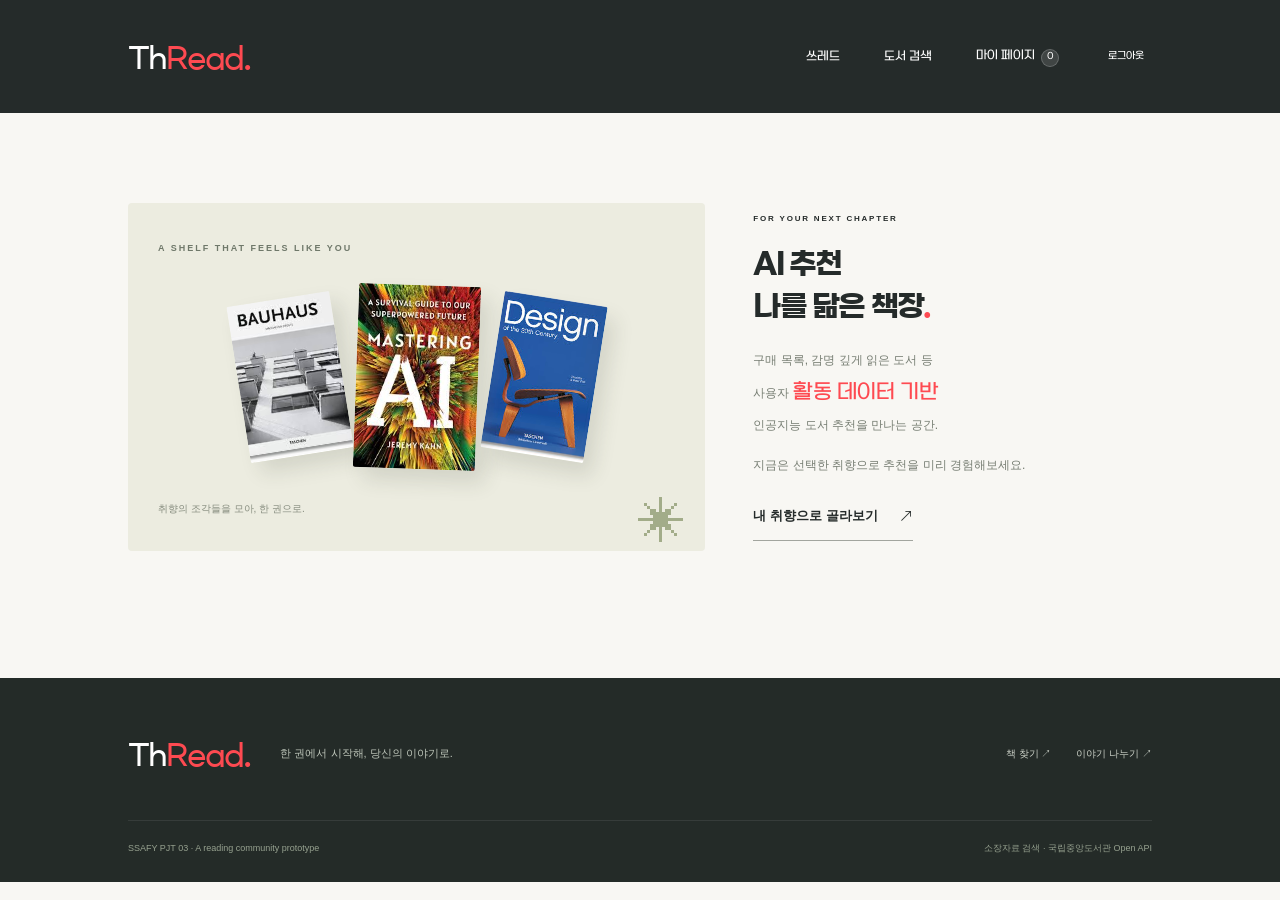
<file: 03-ai_recommendation.html>
<!doctype html>
<html lang="ko"><head><meta charset="utf-8"><meta name="viewport" content="width=device-width, initial-scale=1"><meta name="theme-color" content="#242a29"><meta name="description" content="ThRead · 읽고 싶은 책을 만나고, 나누고 싶은 문장을 남기는 독서 커뮤니티."><title>AI Recommendation · ThRead</title><link rel="icon" href="assets/favicon.svg" type="image/svg+xml"><link rel="stylesheet" href="assets/vendor/bootstrap.min.css"><link rel="stylesheet" href="assets/vendor/bootstrap-icons.min.css"><link rel="stylesheet" href="assets/site.css"><script defer src="assets/vendor/bootstrap.bundle.min.js"></script><script defer src="assets/config.js"></script><script defer src="assets/catalog.js"></script><script defer src="assets/app.js"></script></head>
<body class="component-page interior-page"><a class="skip-link" href="#main-content">본문으로 건너뛰기</a>
<nav class="navbar navbar-expand-sm site-nav" data-bs-theme="dark" aria-label="주 메뉴">
  <div class="page-width nav-inner">
    <a class="navbar-brand brand" href="06-main.html" aria-label="ThRead 홈"><span>Th</span><span class="brand-read">Read</span><span class="brand-dot" aria-hidden="true">.</span></a>
    <button class="navbar-toggler" type="button" data-bs-toggle="collapse" data-bs-target="#mainNavigation" aria-controls="mainNavigation" aria-expanded="false" aria-label="메뉴 열기"><span class="navbar-toggler-icon"></span></button>
    <div class="collapse navbar-collapse" id="mainNavigation"><ul class="navbar-nav ms-auto align-items-sm-center">
      <li class="nav-item"><a class="nav-link" href="06-main.html#threads">쓰레드</a></li>
      <li class="nav-item"><a class="nav-link" href="08-search.html">도서 검색</a></li>
      <li class="nav-item"><button class="nav-link" type="button" data-bs-toggle="offcanvas" data-bs-target="#myShelf">마이 페이지<span class="shelf-count" aria-label="담은 책 수">0</span></button></li>
      <li class="nav-item"><button class="nav-link logout-link" type="button" data-bs-toggle="modal" data-bs-target="#logoutModal">로그아웃</button></li>
    </ul></div>
  </div>
</nav><main id="main-content"><section class="ai-section section-space page-width" id="recommendation" aria-labelledby="ai-title">
 <div class="row align-items-center g-4"><div class="col-12 col-sm-7"><div class="ai-book-stage">
  <span class="stage-label">A SHELF THAT FEELS LIKE YOU</span><div class="ai-book-stack" id="recommendationBooks">
  <img src="assets/ai_recommendation/img1.jpeg" alt="Bauhaus 표지" loading="lazy"><img src="assets/ai_recommendation/img2.jpeg" alt="Mastering AI 표지" loading="lazy"><img src="assets/ai_recommendation/img3.jpeg" alt="Design 표지" loading="lazy"></div>
  <span class="stage-foot">취향의 조각들을 모아, 한 권으로.</span><span class="stage-spark" aria-hidden="true">✳</span></div></div>
 <div class="col-12 col-sm-5 ai-copy"><p class="eyebrow">FOR YOUR NEXT CHAPTER</p><h2 id="ai-title">AI 추천<br>나를 닮은 책장<span class="coral">.</span></h2>
 <p>구매 목록, 감명 깊게 읽은 도서 등<br>사용자 <span class="activity-highlight">활동 데이터 기반</span><br>인공지능 도서 추천을 만나는 공간.</p>
 <p class="small muted" id="recommendationHint">지금은 선택한 취향으로 추천을 미리 경험해보세요.</p><button class="text-action" type="button" data-bs-toggle="modal" data-bs-target="#tasteModal">내 취향으로 골라보기 <i class="bi bi-arrow-up-right" aria-hidden="true"></i></button></div></div>
</section></main><footer class="site-footer"><div class="page-width footer-inner"><a class="brand" href="06-main.html"><span>Th</span><span class="brand-read">Read</span><span class="brand-dot">.</span></a><p>한 권에서 시작해, 당신의 이야기로.</p><div><a href="08-search.html">책 찾기 ↗</a><a href="06-main.html#threads">이야기 나누기 ↗</a></div></div><div class="page-width footer-bottom"><span>SSAFY PJT 03 · A reading community prototype</span><span>소장자료 검색 · 국립중앙도서관 Open API</span></div></footer><div class="modal fade" id="logoutModal" tabindex="-1" aria-labelledby="logoutTitle" aria-hidden="true"><div class="modal-dialog modal-dialog-centered"><div class="modal-content"><div class="modal-header border-0"><h2 class="modal-title fs-5" id="logoutTitle">잠깐, 책갈피를 꽂아둘까요?</h2><button type="button" class="btn-close" data-bs-dismiss="modal" aria-label="닫기"></button></div><div class="modal-body text-center"><i class="bi bi-bookmark-heart modal-symbol" aria-hidden="true"></i><p class="fs-5 mt-3">정말 로그아웃 하시겠습니까?</p><p class="muted small">담아둔 책과 독서 기록은 이 브라우저에 남아요.</p><div class="d-flex justify-content-center gap-2 mt-4"><button type="button" class="btn btn-soft" data-bs-dismiss="modal">취소</button><button type="button" class="btn btn-coral" data-bs-dismiss="modal" id="confirmLogout">로그아웃</button></div></div></div></div></div>
<div class="offcanvas offcanvas-end shelf-panel" tabindex="-1" id="myShelf" aria-labelledby="shelfTitle"><div class="offcanvas-header"><h2 class="offcanvas-title fs-4" id="shelfTitle">나의 작은 책장<span class="coral">.</span></h2><button type="button" class="btn-close" data-bs-dismiss="offcanvas" aria-label="책장 닫기"></button></div><div class="offcanvas-body"><p class="muted">읽고 싶은 마음을 모아두는 곳.</p><div id="shelfBooks"></div><p class="small muted mt-4">이 브라우저에 저장돼요. 다른 기기와 공유되지 않아요.</p></div></div>
<div class="modal fade" id="tasteModal" tabindex="-1" aria-labelledby="tasteTitle" aria-hidden="true"><div class="modal-dialog modal-dialog-centered"><div class="modal-content"><div class="modal-header border-0"><h2 class="modal-title fs-4" id="tasteTitle">오늘의 마음은 어떤가요?</h2><button type="button" class="btn-close" data-bs-dismiss="modal" aria-label="닫기"></button></div><div class="modal-body"><p class="muted">지금 끌리는 취향 하나를 골라주세요.</p><div class="taste-options"><button type="button" data-taste="comfort"><span>01</span> 잔잔한 위로가 필요해요 <i class="bi bi-arrow-right" aria-hidden="true"></i></button><button type="button" data-taste="world"><span>02</span> 낯선 세계가 궁금해요 <i class="bi bi-arrow-right" aria-hidden="true"></i></button><button type="button" data-taste="heart"><span>03</span> 다정한 관계를 읽고 싶어요 <i class="bi bi-arrow-right" aria-hidden="true"></i></button></div></div></div></div></div>
<div class="modal fade" id="writeModal" tabindex="-1" aria-labelledby="writeTitle" aria-hidden="true"><div class="modal-dialog modal-dialog-centered"><div class="modal-content"><div class="modal-header border-0"><h2 class="modal-title fs-4" id="writeTitle">당신의 한 페이지</h2><button type="button" class="btn-close" data-bs-dismiss="modal" aria-label="닫기"></button></div><form id="threadForm"><div class="modal-body"><label class="form-label" for="threadAuthor">닉네임</label><input class="form-control mb-3" id="threadAuthor" name="author" required maxlength="20" placeholder="책장 사이의 나"><label class="form-label" for="threadBook">함께 읽은 책</label><input class="form-control mb-3" id="threadBook" name="book" required maxlength="100" value="채식주의자"><label class="form-label" for="threadTitle">제목</label><input class="form-control mb-3" id="threadTitle" name="title" required maxlength="80" placeholder="어떤 이야기를 나누고 싶나요?"><label class="form-label" for="threadBody">내용</label><textarea class="form-control" id="threadBody" name="body" rows="4" required maxlength="2000" placeholder="마음에 남은 장면과 생각을 자유롭게 남겨요."></textarea><p class="small muted mt-3">작성한 글은 이 브라우저에 저장됩니다.</p><p class="text-danger small" id="threadFormError" role="alert"></p></div><div class="modal-footer border-0"><button class="btn btn-soft" type="button" data-bs-dismiss="modal">취소</button><button class="btn btn-coral" type="submit">쓰레드 남기기 <i class="bi bi-arrow-up-right" aria-hidden="true"></i></button></div></form></div></div></div>
<div class="toast-container position-fixed bottom-0 start-50 translate-middle-x p-3"><div class="toast align-items-center border-0 text-bg-dark" id="feedbackToast" role="status" aria-live="polite" aria-atomic="true"><div class="d-flex"><div class="toast-body" id="feedbackMessage"></div><button type="button" class="btn-close btn-close-white me-2 m-auto" data-bs-dismiss="toast" aria-label="알림 닫기"></button></div></div></div><noscript><p class="noscript-warning">검색과 책장 기능을 사용하려면 JavaScript를 켜주세요. 기본 도서 목록은 그대로 볼 수 있습니다.</p></noscript></body></html>
</file>
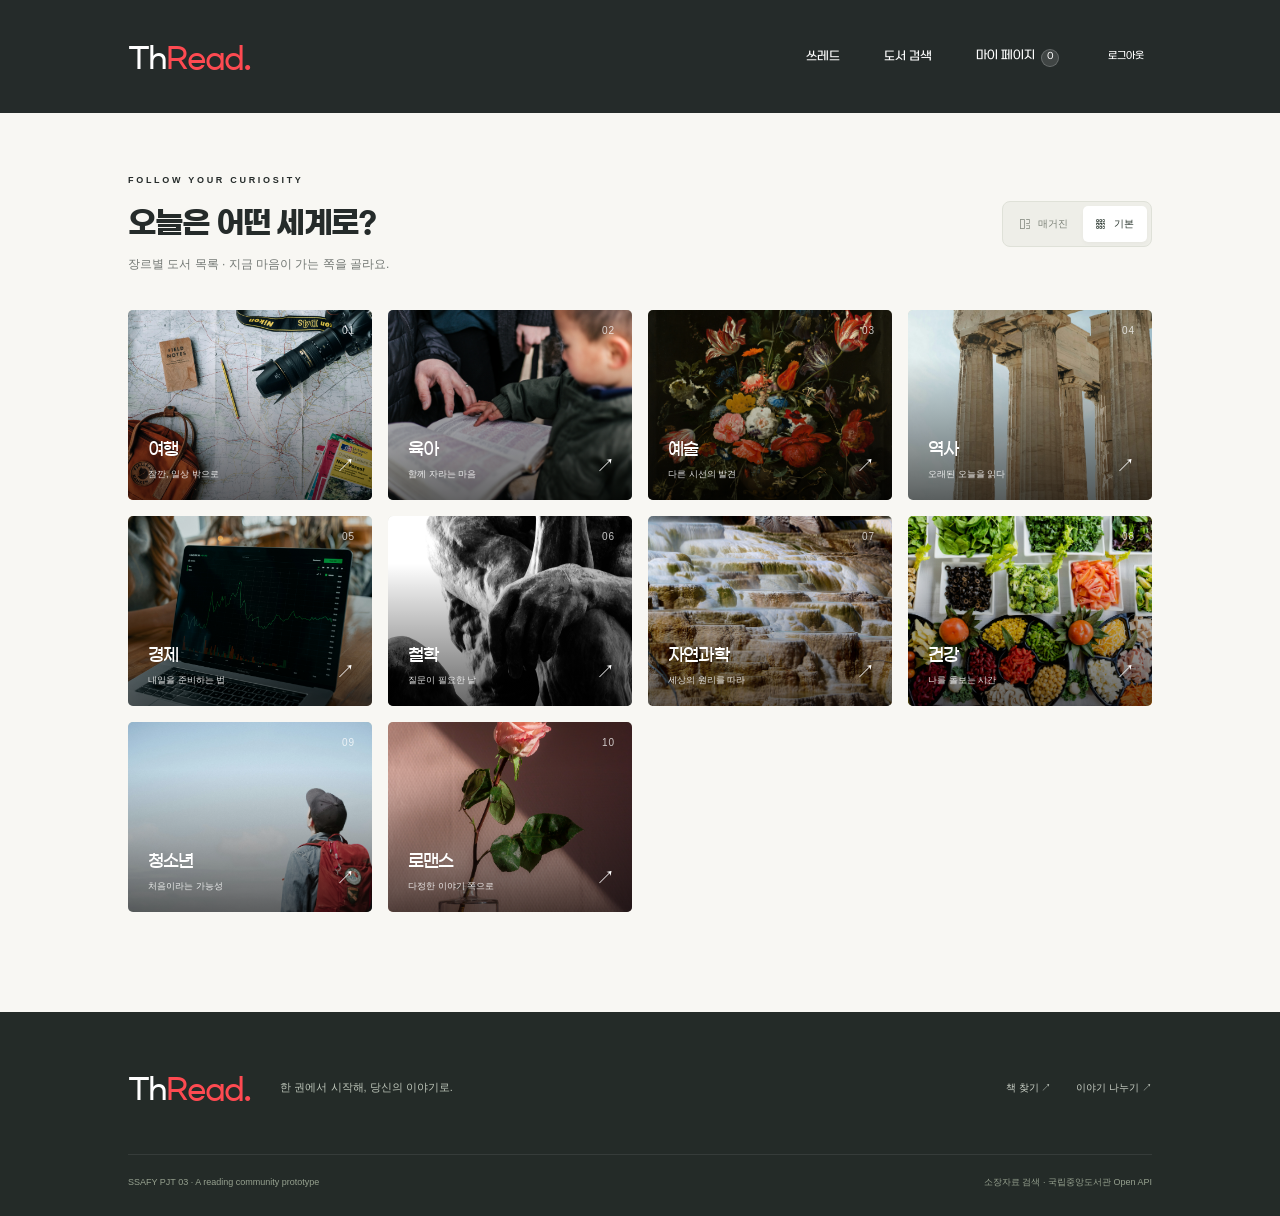
<file: 04-genre_list.html>
<!doctype html>
<html lang="ko"><head><meta charset="utf-8"><meta name="viewport" content="width=device-width, initial-scale=1"><meta name="theme-color" content="#242a29"><meta name="description" content="ThRead · 읽고 싶은 책을 만나고, 나누고 싶은 문장을 남기는 독서 커뮤니티."><title>Genre List · ThRead</title><link rel="icon" href="assets/favicon.svg" type="image/svg+xml"><link rel="stylesheet" href="assets/vendor/bootstrap.min.css"><link rel="stylesheet" href="assets/vendor/bootstrap-icons.min.css"><link rel="stylesheet" href="assets/site.css"><script defer src="assets/vendor/bootstrap.bundle.min.js"></script><script defer src="assets/config.js"></script><script defer src="assets/catalog.js"></script><script defer src="assets/app.js"></script></head>
<body class="component-page interior-page"><a class="skip-link" href="#main-content">본문으로 건너뛰기</a>
<nav class="navbar navbar-expand-sm site-nav" data-bs-theme="dark" aria-label="주 메뉴">
  <div class="page-width nav-inner">
    <a class="navbar-brand brand" href="06-main.html" aria-label="ThRead 홈"><span>Th</span><span class="brand-read">Read</span><span class="brand-dot" aria-hidden="true">.</span></a>
    <button class="navbar-toggler" type="button" data-bs-toggle="collapse" data-bs-target="#mainNavigation" aria-controls="mainNavigation" aria-expanded="false" aria-label="메뉴 열기"><span class="navbar-toggler-icon"></span></button>
    <div class="collapse navbar-collapse" id="mainNavigation"><ul class="navbar-nav ms-auto align-items-sm-center">
      <li class="nav-item"><a class="nav-link" href="06-main.html#threads">쓰레드</a></li>
      <li class="nav-item"><a class="nav-link" href="08-search.html">도서 검색</a></li>
      <li class="nav-item"><button class="nav-link" type="button" data-bs-toggle="offcanvas" data-bs-target="#myShelf">마이 페이지<span class="shelf-count" aria-label="담은 책 수">0</span></button></li>
      <li class="nav-item"><button class="nav-link logout-link" type="button" data-bs-toggle="modal" data-bs-target="#logoutModal">로그아웃</button></li>
    </ul></div>
  </div>
</nav><main id="main-content"><section class="genre-section page-width section-space" id="genres" aria-labelledby="genre-title"><div class="section-heading"><div><p class="eyebrow">FOLLOW YOUR CURIOSITY</p><h2 id="genre-title">오늘은 어떤 세계로?</h2><p class="muted">장르별 도서 목록 · 지금 마음이 가는 쪽을 골라요.</p></div><div class="view-switch" role="group" aria-label="장르 배치 선택"><button type="button" data-genre-layout="magazine" aria-pressed="false"><i class="bi bi-grid-1x2" aria-hidden="true"></i> 매거진</button><button class="active" type="button" data-genre-layout="basic" aria-pressed="true"><i class="bi bi-grid-3x3-gap" aria-hidden="true"></i> 기본</button></div></div><div class="genre-grid basic"><a class="genre-item genre-0" href="08-search.html?q=여행"><img src="assets/genre/travel.jpg" alt="" loading="lazy"><span class="genre-index">01</span><span class="genre-label"><b>여행</b><small>잠깐, 일상 밖으로</small></span><span class="genre-arrow" aria-hidden="true">↗</span></a><a class="genre-item genre-1" href="08-search.html?q=육아"><img src="assets/genre/baby.jpg" alt="" loading="lazy"><span class="genre-index">02</span><span class="genre-label"><b>육아</b><small>함께 자라는 마음</small></span><span class="genre-arrow" aria-hidden="true">↗</span></a><a class="genre-item genre-2" href="08-search.html?q=예술"><img src="assets/genre/art.jpg" alt="" loading="lazy"><span class="genre-index">03</span><span class="genre-label"><b>예술</b><small>다른 시선의 발견</small></span><span class="genre-arrow" aria-hidden="true">↗</span></a><a class="genre-item genre-3" href="08-search.html?q=역사"><img src="assets/genre/history.jpg" alt="" loading="lazy"><span class="genre-index">04</span><span class="genre-label"><b>역사</b><small>오래된 오늘을 읽다</small></span><span class="genre-arrow" aria-hidden="true">↗</span></a><a class="genre-item genre-4" href="08-search.html?q=경제"><img src="assets/genre/economy.jpg" alt="" loading="lazy"><span class="genre-index">05</span><span class="genre-label"><b>경제</b><small>내일을 준비하는 법</small></span><span class="genre-arrow" aria-hidden="true">↗</span></a><a class="genre-item genre-5" href="08-search.html?q=철학"><img src="assets/genre/philosophy.jpg" alt="" loading="lazy"><span class="genre-index">06</span><span class="genre-label"><b>철학</b><small>질문이 필요한 날</small></span><span class="genre-arrow" aria-hidden="true">↗</span></a><a class="genre-item genre-6" href="08-search.html?q=자연과학"><img src="assets/genre/natural_science.jpg" alt="" loading="lazy"><span class="genre-index">07</span><span class="genre-label"><b>자연과학</b><small>세상의 원리를 따라</small></span><span class="genre-arrow" aria-hidden="true">↗</span></a><a class="genre-item genre-7" href="08-search.html?q=건강"><img src="assets/genre/health.jpg" alt="" loading="lazy"><span class="genre-index">08</span><span class="genre-label"><b>건강</b><small>나를 돌보는 시간</small></span><span class="genre-arrow" aria-hidden="true">↗</span></a><a class="genre-item genre-8" href="08-search.html?q=청소년"><img src="assets/genre/youth.jpg" alt="" loading="lazy"><span class="genre-index">09</span><span class="genre-label"><b>청소년</b><small>처음이라는 가능성</small></span><span class="genre-arrow" aria-hidden="true">↗</span></a><a class="genre-item genre-9" href="08-search.html?q=로맨스"><img src="assets/genre/romance.jpg" alt="" loading="lazy"><span class="genre-index">10</span><span class="genre-label"><b>로맨스</b><small>다정한 이야기 쪽으로</small></span><span class="genre-arrow" aria-hidden="true">↗</span></a></div></section></main><footer class="site-footer"><div class="page-width footer-inner"><a class="brand" href="06-main.html"><span>Th</span><span class="brand-read">Read</span><span class="brand-dot">.</span></a><p>한 권에서 시작해, 당신의 이야기로.</p><div><a href="08-search.html">책 찾기 ↗</a><a href="06-main.html#threads">이야기 나누기 ↗</a></div></div><div class="page-width footer-bottom"><span>SSAFY PJT 03 · A reading community prototype</span><span>소장자료 검색 · 국립중앙도서관 Open API</span></div></footer><div class="modal fade" id="logoutModal" tabindex="-1" aria-labelledby="logoutTitle" aria-hidden="true"><div class="modal-dialog modal-dialog-centered"><div class="modal-content"><div class="modal-header border-0"><h2 class="modal-title fs-5" id="logoutTitle">잠깐, 책갈피를 꽂아둘까요?</h2><button type="button" class="btn-close" data-bs-dismiss="modal" aria-label="닫기"></button></div><div class="modal-body text-center"><i class="bi bi-bookmark-heart modal-symbol" aria-hidden="true"></i><p class="fs-5 mt-3">정말 로그아웃 하시겠습니까?</p><p class="muted small">담아둔 책과 독서 기록은 이 브라우저에 남아요.</p><div class="d-flex justify-content-center gap-2 mt-4"><button type="button" class="btn btn-soft" data-bs-dismiss="modal">취소</button><button type="button" class="btn btn-coral" data-bs-dismiss="modal" id="confirmLogout">로그아웃</button></div></div></div></div></div>
<div class="offcanvas offcanvas-end shelf-panel" tabindex="-1" id="myShelf" aria-labelledby="shelfTitle"><div class="offcanvas-header"><h2 class="offcanvas-title fs-4" id="shelfTitle">나의 작은 책장<span class="coral">.</span></h2><button type="button" class="btn-close" data-bs-dismiss="offcanvas" aria-label="책장 닫기"></button></div><div class="offcanvas-body"><p class="muted">읽고 싶은 마음을 모아두는 곳.</p><div id="shelfBooks"></div><p class="small muted mt-4">이 브라우저에 저장돼요. 다른 기기와 공유되지 않아요.</p></div></div>
<div class="modal fade" id="tasteModal" tabindex="-1" aria-labelledby="tasteTitle" aria-hidden="true"><div class="modal-dialog modal-dialog-centered"><div class="modal-content"><div class="modal-header border-0"><h2 class="modal-title fs-4" id="tasteTitle">오늘의 마음은 어떤가요?</h2><button type="button" class="btn-close" data-bs-dismiss="modal" aria-label="닫기"></button></div><div class="modal-body"><p class="muted">지금 끌리는 취향 하나를 골라주세요.</p><div class="taste-options"><button type="button" data-taste="comfort"><span>01</span> 잔잔한 위로가 필요해요 <i class="bi bi-arrow-right" aria-hidden="true"></i></button><button type="button" data-taste="world"><span>02</span> 낯선 세계가 궁금해요 <i class="bi bi-arrow-right" aria-hidden="true"></i></button><button type="button" data-taste="heart"><span>03</span> 다정한 관계를 읽고 싶어요 <i class="bi bi-arrow-right" aria-hidden="true"></i></button></div></div></div></div></div>
<div class="modal fade" id="writeModal" tabindex="-1" aria-labelledby="writeTitle" aria-hidden="true"><div class="modal-dialog modal-dialog-centered"><div class="modal-content"><div class="modal-header border-0"><h2 class="modal-title fs-4" id="writeTitle">당신의 한 페이지</h2><button type="button" class="btn-close" data-bs-dismiss="modal" aria-label="닫기"></button></div><form id="threadForm"><div class="modal-body"><label class="form-label" for="threadAuthor">닉네임</label><input class="form-control mb-3" id="threadAuthor" name="author" required maxlength="20" placeholder="책장 사이의 나"><label class="form-label" for="threadBook">함께 읽은 책</label><input class="form-control mb-3" id="threadBook" name="book" required maxlength="100" value="채식주의자"><label class="form-label" for="threadTitle">제목</label><input class="form-control mb-3" id="threadTitle" name="title" required maxlength="80" placeholder="어떤 이야기를 나누고 싶나요?"><label class="form-label" for="threadBody">내용</label><textarea class="form-control" id="threadBody" name="body" rows="4" required maxlength="2000" placeholder="마음에 남은 장면과 생각을 자유롭게 남겨요."></textarea><p class="small muted mt-3">작성한 글은 이 브라우저에 저장됩니다.</p><p class="text-danger small" id="threadFormError" role="alert"></p></div><div class="modal-footer border-0"><button class="btn btn-soft" type="button" data-bs-dismiss="modal">취소</button><button class="btn btn-coral" type="submit">쓰레드 남기기 <i class="bi bi-arrow-up-right" aria-hidden="true"></i></button></div></form></div></div></div>
<div class="toast-container position-fixed bottom-0 start-50 translate-middle-x p-3"><div class="toast align-items-center border-0 text-bg-dark" id="feedbackToast" role="status" aria-live="polite" aria-atomic="true"><div class="d-flex"><div class="toast-body" id="feedbackMessage"></div><button type="button" class="btn-close btn-close-white me-2 m-auto" data-bs-dismiss="toast" aria-label="알림 닫기"></button></div></div></div><noscript><p class="noscript-warning">검색과 책장 기능을 사용하려면 JavaScript를 켜주세요. 기본 도서 목록은 그대로 볼 수 있습니다.</p></noscript></body></html>
</file>
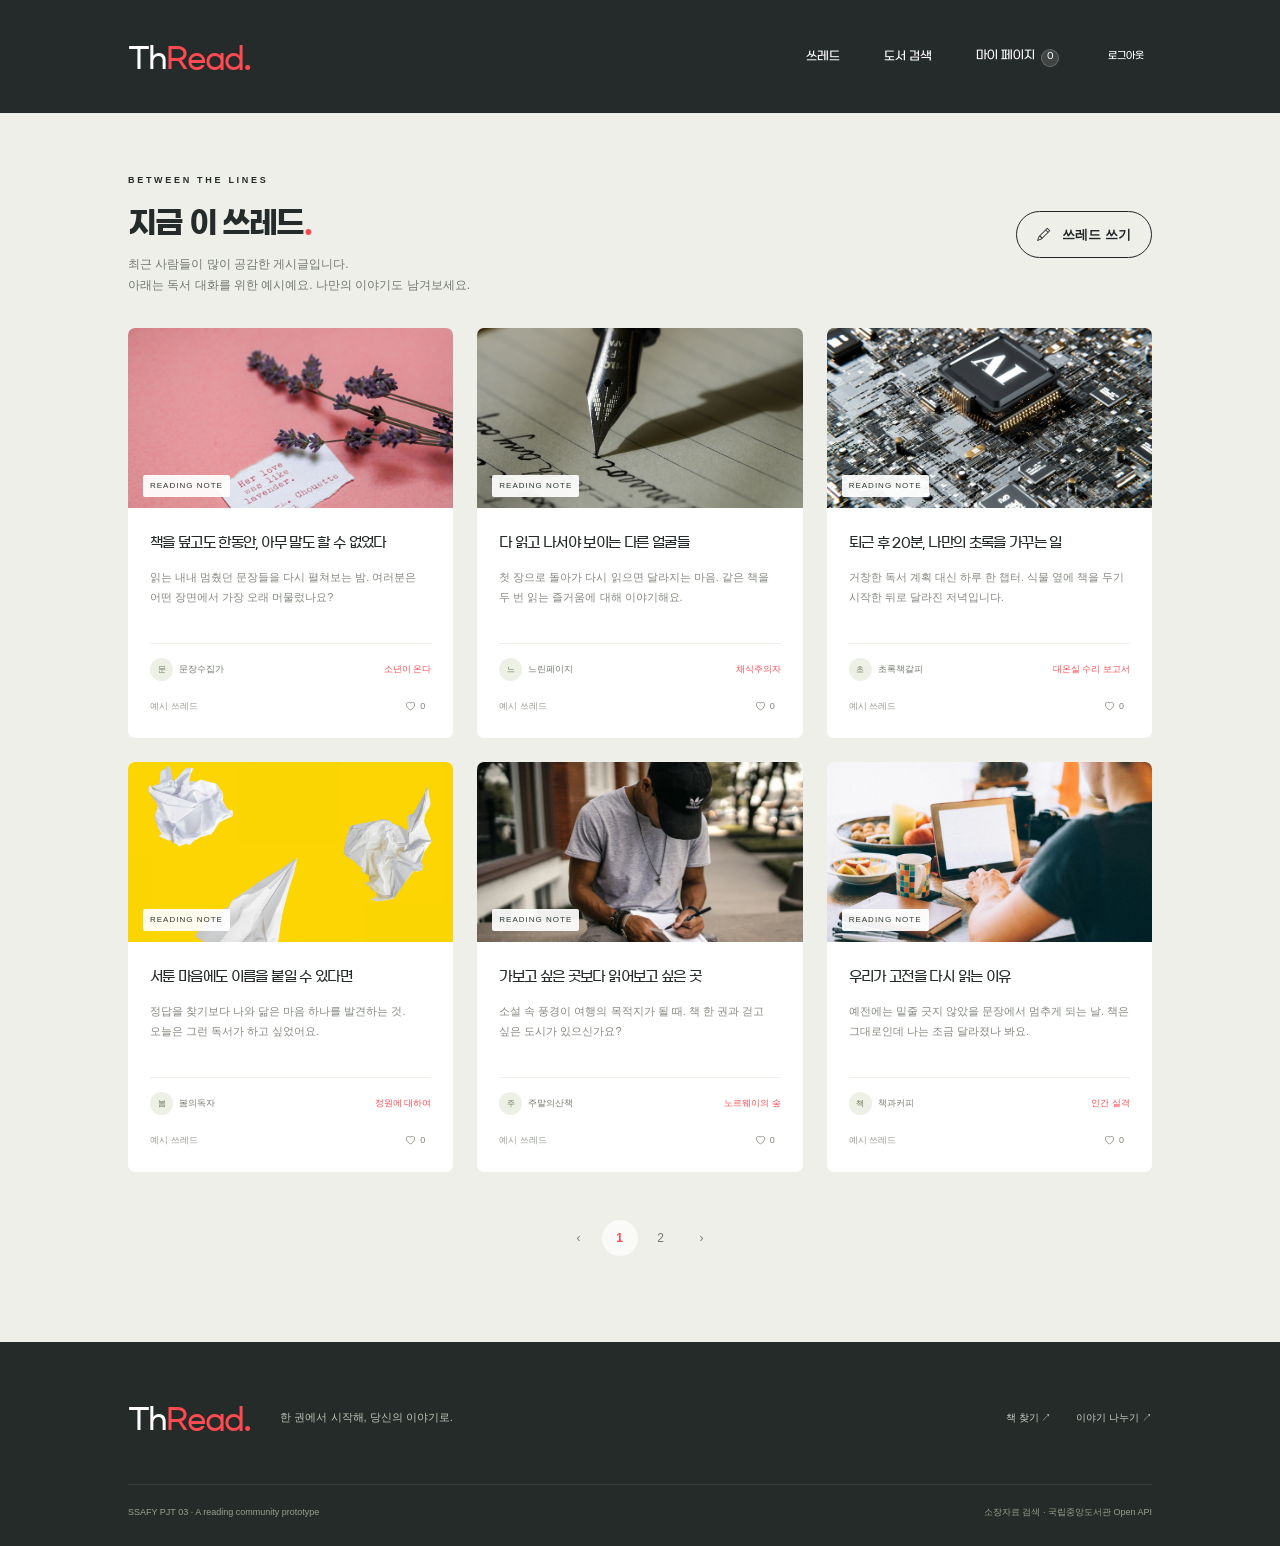
<file: 05-popular_thread.html>
<!doctype html>
<html lang="ko"><head><meta charset="utf-8"><meta name="viewport" content="width=device-width, initial-scale=1"><meta name="theme-color" content="#242a29"><meta name="description" content="ThRead · 읽고 싶은 책을 만나고, 나누고 싶은 문장을 남기는 독서 커뮤니티."><title>Popular Thread · ThRead</title><link rel="icon" href="assets/favicon.svg" type="image/svg+xml"><link rel="stylesheet" href="assets/vendor/bootstrap.min.css"><link rel="stylesheet" href="assets/vendor/bootstrap-icons.min.css"><link rel="stylesheet" href="assets/site.css"><script defer src="assets/vendor/bootstrap.bundle.min.js"></script><script defer src="assets/config.js"></script><script defer src="assets/catalog.js"></script><script defer src="assets/app.js"></script></head>
<body class="component-page interior-page"><a class="skip-link" href="#main-content">본문으로 건너뛰기</a>
<nav class="navbar navbar-expand-sm site-nav" data-bs-theme="dark" aria-label="주 메뉴">
  <div class="page-width nav-inner">
    <a class="navbar-brand brand" href="06-main.html" aria-label="ThRead 홈"><span>Th</span><span class="brand-read">Read</span><span class="brand-dot" aria-hidden="true">.</span></a>
    <button class="navbar-toggler" type="button" data-bs-toggle="collapse" data-bs-target="#mainNavigation" aria-controls="mainNavigation" aria-expanded="false" aria-label="메뉴 열기"><span class="navbar-toggler-icon"></span></button>
    <div class="collapse navbar-collapse" id="mainNavigation"><ul class="navbar-nav ms-auto align-items-sm-center">
      <li class="nav-item"><a class="nav-link" href="06-main.html#threads">쓰레드</a></li>
      <li class="nav-item"><a class="nav-link" href="08-search.html">도서 검색</a></li>
      <li class="nav-item"><button class="nav-link" type="button" data-bs-toggle="offcanvas" data-bs-target="#myShelf">마이 페이지<span class="shelf-count" aria-label="담은 책 수">0</span></button></li>
      <li class="nav-item"><button class="nav-link logout-link" type="button" data-bs-toggle="modal" data-bs-target="#logoutModal">로그아웃</button></li>
    </ul></div>
  </div>
</nav><main id="main-content"><section class="threads-section section-space" id="threads" aria-labelledby="threads-title"><div class="page-width"><div class="section-heading"><div><p class="eyebrow">BETWEEN THE LINES</p><h2 id="threads-title">지금 이 쓰레드<span class="coral">.</span></h2><p class="muted">최근 사람들이 많이 공감한 게시글입니다.</p><p class="small muted">아래는 독서 대화를 위한 예시예요. 나만의 이야기도 남겨보세요.</p></div><button class="btn btn-outline-dark rounded-pill" type="button" data-bs-toggle="modal" data-bs-target="#writeModal"><i class="bi bi-pencil" aria-hidden="true"></i> 쓰레드 쓰기</button></div><div class="row g-4" id="threadGrid"><article class="col-12 col-sm-4 thread-entry" data-thread-page="1"><div class="card thread-card h-100"><a class="thread-image-link" href="07-book_detail.html?book=1#book-threads"><img class="card-img-top" src="assets/threads/img1.jpg" alt="소년이 온다 독서 이야기 이미지" loading="lazy"><span class="thread-tag">READING NOTE</span></a><div class="card-body d-flex flex-column"><h3 class="card-title">책을 덮고도 한동안, 아무 말도 할 수 없었다</h3><p class="card-text">읽는 내내 멈췄던 문장들을 다시 펼쳐보는 밤. 여러분은 어떤 장면에서 가장 오래 머물렀나요?</p><div class="thread-footer mt-auto"><div><span class="avatar" aria-hidden="true">문</span><span>문장수집가</span></div><span class="thread-book">소년이 온다</span></div><div class="thread-actions"><span>예시 쓰레드</span><button type="button" class="like-button" data-like="seed-0" aria-label="책을 덮고도 한동안, 아무 말도 할 수 없었다 공감" aria-pressed="false"><i class="bi bi-heart" aria-hidden="true"></i><span>0</span></button></div></div></div></article><article class="col-12 col-sm-4 thread-entry" data-thread-page="1"><div class="card thread-card h-100"><a class="thread-image-link" href="07-book_detail.html?book=2#book-threads"><img class="card-img-top" src="assets/threads/img2.jpg" alt="채식주의자 독서 이야기 이미지" loading="lazy"><span class="thread-tag">READING NOTE</span></a><div class="card-body d-flex flex-column"><h3 class="card-title">다 읽고 나서야 보이는 다른 얼굴들</h3><p class="card-text">첫 장으로 돌아가 다시 읽으면 달라지는 마음. 같은 책을 두 번 읽는 즐거움에 대해 이야기해요.</p><div class="thread-footer mt-auto"><div><span class="avatar" aria-hidden="true">느</span><span>느린페이지</span></div><span class="thread-book">채식주의자</span></div><div class="thread-actions"><span>예시 쓰레드</span><button type="button" class="like-button" data-like="seed-1" aria-label="다 읽고 나서야 보이는 다른 얼굴들 공감" aria-pressed="false"><i class="bi bi-heart" aria-hidden="true"></i><span>0</span></button></div></div></div></article><article class="col-12 col-sm-4 thread-entry" data-thread-page="1"><div class="card thread-card h-100"><a class="thread-image-link" href="07-book_detail.html?book=3#book-threads"><img class="card-img-top" src="assets/threads/img3.jpg" alt="대온실 수리 보고서 독서 이야기 이미지" loading="lazy"><span class="thread-tag">READING NOTE</span></a><div class="card-body d-flex flex-column"><h3 class="card-title">퇴근 후 20분, 나만의 초록을 가꾸는 일</h3><p class="card-text">거창한 독서 계획 대신 하루 한 챕터. 식물 옆에 책을 두기 시작한 뒤로 달라진 저녁입니다.</p><div class="thread-footer mt-auto"><div><span class="avatar" aria-hidden="true">초</span><span>초록책갈피</span></div><span class="thread-book">대온실 수리 보고서</span></div><div class="thread-actions"><span>예시 쓰레드</span><button type="button" class="like-button" data-like="seed-2" aria-label="퇴근 후 20분, 나만의 초록을 가꾸는 일 공감" aria-pressed="false"><i class="bi bi-heart" aria-hidden="true"></i><span>0</span></button></div></div></div></article><article class="col-12 col-sm-4 thread-entry" data-thread-page="1"><div class="card thread-card h-100"><a class="thread-image-link" href="07-book_detail.html?book=8#book-threads"><img class="card-img-top" src="assets/threads/img4.jpg" alt="정원에 대하여 독서 이야기 이미지" loading="lazy"><span class="thread-tag">READING NOTE</span></a><div class="card-body d-flex flex-column"><h3 class="card-title">서툰 마음에도 이름을 붙일 수 있다면</h3><p class="card-text">정답을 찾기보다 나와 닮은 마음 하나를 발견하는 것. 오늘은 그런 독서가 하고 싶었어요.</p><div class="thread-footer mt-auto"><div><span class="avatar" aria-hidden="true">봄</span><span>봄의독자</span></div><span class="thread-book">정원에 대하여</span></div><div class="thread-actions"><span>예시 쓰레드</span><button type="button" class="like-button" data-like="seed-3" aria-label="서툰 마음에도 이름을 붙일 수 있다면 공감" aria-pressed="false"><i class="bi bi-heart" aria-hidden="true"></i><span>0</span></button></div></div></div></article><article class="col-12 col-sm-4 thread-entry" data-thread-page="1"><div class="card thread-card h-100"><a class="thread-image-link" href="07-book_detail.html?book=7#book-threads"><img class="card-img-top" src="assets/threads/img5.jpg" alt="노르웨이의 숲 독서 이야기 이미지" loading="lazy"><span class="thread-tag">READING NOTE</span></a><div class="card-body d-flex flex-column"><h3 class="card-title">가보고 싶은 곳보다 읽어보고 싶은 곳</h3><p class="card-text">소설 속 풍경이 여행의 목적지가 될 때. 책 한 권과 걷고 싶은 도시가 있으신가요?</p><div class="thread-footer mt-auto"><div><span class="avatar" aria-hidden="true">주</span><span>주말의산책</span></div><span class="thread-book">노르웨이의 숲</span></div><div class="thread-actions"><span>예시 쓰레드</span><button type="button" class="like-button" data-like="seed-4" aria-label="가보고 싶은 곳보다 읽어보고 싶은 곳 공감" aria-pressed="false"><i class="bi bi-heart" aria-hidden="true"></i><span>0</span></button></div></div></div></article><article class="col-12 col-sm-4 thread-entry" data-thread-page="1"><div class="card thread-card h-100"><a class="thread-image-link" href="07-book_detail.html?book=6#book-threads"><img class="card-img-top" src="assets/threads/img6.jpg" alt="인간 실격 독서 이야기 이미지" loading="lazy"><span class="thread-tag">READING NOTE</span></a><div class="card-body d-flex flex-column"><h3 class="card-title">우리가 고전을 다시 읽는 이유</h3><p class="card-text">예전에는 밑줄 긋지 않았을 문장에서 멈추게 되는 날. 책은 그대로인데 나는 조금 달라졌나 봐요.</p><div class="thread-footer mt-auto"><div><span class="avatar" aria-hidden="true">책</span><span>책과커피</span></div><span class="thread-book">인간 실격</span></div><div class="thread-actions"><span>예시 쓰레드</span><button type="button" class="like-button" data-like="seed-5" aria-label="우리가 고전을 다시 읽는 이유 공감" aria-pressed="false"><i class="bi bi-heart" aria-hidden="true"></i><span>0</span></button></div></div></div></article><article class="col-12 col-sm-4 thread-entry" data-thread-page="2"><div class="card thread-card h-100"><a class="thread-image-link" href="07-book_detail.html?book=5#book-threads"><img class="card-img-top" src="assets/threads/img1.jpg" alt="시간의 계곡 독서 이야기 이미지" loading="lazy"><span class="thread-tag">READING NOTE</span></a><div class="card-body d-flex flex-column"><h3 class="card-title">시간을 건너온 이야기 하나</h3><p class="card-text">다른 세계를 상상하면서 지금의 하루를 새롭게 바라봅니다. 여러분의 상상을 바꾼 책도 궁금해요.</p><div class="thread-footer mt-auto"><div><span class="avatar" aria-hidden="true">밤</span><span>밤의서재</span></div><span class="thread-book">시간의 계곡</span></div><div class="thread-actions"><span>예시 쓰레드</span><button type="button" class="like-button" data-like="seed-6" aria-label="시간을 건너온 이야기 하나 공감" aria-pressed="false"><i class="bi bi-heart" aria-hidden="true"></i><span>0</span></button></div></div></div></article><article class="col-12 col-sm-4 thread-entry" data-thread-page="2"><div class="card thread-card h-100"><a class="thread-image-link" href="07-book_detail.html?book=4#book-threads"><img class="card-img-top" src="assets/threads/img2.jpg" alt="급류 독서 이야기 이미지" loading="lazy"><span class="thread-tag">READING NOTE</span></a><div class="card-body d-flex flex-column"><h3 class="card-title">좋아하는 책은 꼭 빌려주고 싶어져요</h3><p class="card-text">책을 추천한다는 건 내 취향의 일부를 건네는 일 같아요. 오늘 누군가에게 건네고 싶은 책은요?</p><div class="thread-footer mt-auto"><div><span class="avatar" aria-hidden="true">한</span><span>한권의온도</span></div><span class="thread-book">급류</span></div><div class="thread-actions"><span>예시 쓰레드</span><button type="button" class="like-button" data-like="seed-7" aria-label="좋아하는 책은 꼭 빌려주고 싶어져요 공감" aria-pressed="false"><i class="bi bi-heart" aria-hidden="true"></i><span>0</span></button></div></div></div></article><article class="col-12 col-sm-4 thread-entry" data-thread-page="2"><div class="card thread-card h-100"><a class="thread-image-link" href="07-book_detail.html?book=10#book-threads"><img class="card-img-top" src="assets/threads/img3.jpg" alt="새벽의 사원 독서 이야기 이미지" loading="lazy"><span class="thread-tag">READING NOTE</span></a><div class="card-body d-flex flex-column"><h3 class="card-title">읽다 만 책에 다시 손이 가는 계절</h3><p class="card-text">처음 읽을 때와는 다른 속도로 페이지를 넘깁니다. 완독보다 다시 시작했다는 게 기쁜 날이에요.</p><div class="thread-footer mt-auto"><div><span class="avatar" aria-hidden="true">작</span><span>작은독서</span></div><span class="thread-book">새벽의 사원</span></div><div class="thread-actions"><span>예시 쓰레드</span><button type="button" class="like-button" data-like="seed-8" aria-label="읽다 만 책에 다시 손이 가는 계절 공감" aria-pressed="false"><i class="bi bi-heart" aria-hidden="true"></i><span>0</span></button></div></div></div></article></div><nav aria-label="쓰레드 페이지"><ul class="pagination justify-content-center mt-5" id="threadPagination"></ul></nav></div></section></main><footer class="site-footer"><div class="page-width footer-inner"><a class="brand" href="06-main.html"><span>Th</span><span class="brand-read">Read</span><span class="brand-dot">.</span></a><p>한 권에서 시작해, 당신의 이야기로.</p><div><a href="08-search.html">책 찾기 ↗</a><a href="06-main.html#threads">이야기 나누기 ↗</a></div></div><div class="page-width footer-bottom"><span>SSAFY PJT 03 · A reading community prototype</span><span>소장자료 검색 · 국립중앙도서관 Open API</span></div></footer><div class="modal fade" id="logoutModal" tabindex="-1" aria-labelledby="logoutTitle" aria-hidden="true"><div class="modal-dialog modal-dialog-centered"><div class="modal-content"><div class="modal-header border-0"><h2 class="modal-title fs-5" id="logoutTitle">잠깐, 책갈피를 꽂아둘까요?</h2><button type="button" class="btn-close" data-bs-dismiss="modal" aria-label="닫기"></button></div><div class="modal-body text-center"><i class="bi bi-bookmark-heart modal-symbol" aria-hidden="true"></i><p class="fs-5 mt-3">정말 로그아웃 하시겠습니까?</p><p class="muted small">담아둔 책과 독서 기록은 이 브라우저에 남아요.</p><div class="d-flex justify-content-center gap-2 mt-4"><button type="button" class="btn btn-soft" data-bs-dismiss="modal">취소</button><button type="button" class="btn btn-coral" data-bs-dismiss="modal" id="confirmLogout">로그아웃</button></div></div></div></div></div>
<div class="offcanvas offcanvas-end shelf-panel" tabindex="-1" id="myShelf" aria-labelledby="shelfTitle"><div class="offcanvas-header"><h2 class="offcanvas-title fs-4" id="shelfTitle">나의 작은 책장<span class="coral">.</span></h2><button type="button" class="btn-close" data-bs-dismiss="offcanvas" aria-label="책장 닫기"></button></div><div class="offcanvas-body"><p class="muted">읽고 싶은 마음을 모아두는 곳.</p><div id="shelfBooks"></div><p class="small muted mt-4">이 브라우저에 저장돼요. 다른 기기와 공유되지 않아요.</p></div></div>
<div class="modal fade" id="tasteModal" tabindex="-1" aria-labelledby="tasteTitle" aria-hidden="true"><div class="modal-dialog modal-dialog-centered"><div class="modal-content"><div class="modal-header border-0"><h2 class="modal-title fs-4" id="tasteTitle">오늘의 마음은 어떤가요?</h2><button type="button" class="btn-close" data-bs-dismiss="modal" aria-label="닫기"></button></div><div class="modal-body"><p class="muted">지금 끌리는 취향 하나를 골라주세요.</p><div class="taste-options"><button type="button" data-taste="comfort"><span>01</span> 잔잔한 위로가 필요해요 <i class="bi bi-arrow-right" aria-hidden="true"></i></button><button type="button" data-taste="world"><span>02</span> 낯선 세계가 궁금해요 <i class="bi bi-arrow-right" aria-hidden="true"></i></button><button type="button" data-taste="heart"><span>03</span> 다정한 관계를 읽고 싶어요 <i class="bi bi-arrow-right" aria-hidden="true"></i></button></div></div></div></div></div>
<div class="modal fade" id="writeModal" tabindex="-1" aria-labelledby="writeTitle" aria-hidden="true"><div class="modal-dialog modal-dialog-centered"><div class="modal-content"><div class="modal-header border-0"><h2 class="modal-title fs-4" id="writeTitle">당신의 한 페이지</h2><button type="button" class="btn-close" data-bs-dismiss="modal" aria-label="닫기"></button></div><form id="threadForm"><div class="modal-body"><label class="form-label" for="threadAuthor">닉네임</label><input class="form-control mb-3" id="threadAuthor" name="author" required maxlength="20" placeholder="책장 사이의 나"><label class="form-label" for="threadBook">함께 읽은 책</label><input class="form-control mb-3" id="threadBook" name="book" required maxlength="100" value="채식주의자"><label class="form-label" for="threadTitle">제목</label><input class="form-control mb-3" id="threadTitle" name="title" required maxlength="80" placeholder="어떤 이야기를 나누고 싶나요?"><label class="form-label" for="threadBody">내용</label><textarea class="form-control" id="threadBody" name="body" rows="4" required maxlength="2000" placeholder="마음에 남은 장면과 생각을 자유롭게 남겨요."></textarea><p class="small muted mt-3">작성한 글은 이 브라우저에 저장됩니다.</p><p class="text-danger small" id="threadFormError" role="alert"></p></div><div class="modal-footer border-0"><button class="btn btn-soft" type="button" data-bs-dismiss="modal">취소</button><button class="btn btn-coral" type="submit">쓰레드 남기기 <i class="bi bi-arrow-up-right" aria-hidden="true"></i></button></div></form></div></div></div>
<div class="toast-container position-fixed bottom-0 start-50 translate-middle-x p-3"><div class="toast align-items-center border-0 text-bg-dark" id="feedbackToast" role="status" aria-live="polite" aria-atomic="true"><div class="d-flex"><div class="toast-body" id="feedbackMessage"></div><button type="button" class="btn-close btn-close-white me-2 m-auto" data-bs-dismiss="toast" aria-label="알림 닫기"></button></div></div></div><noscript><p class="noscript-warning">검색과 책장 기능을 사용하려면 JavaScript를 켜주세요. 기본 도서 목록은 그대로 볼 수 있습니다.</p></noscript></body></html>
</file>
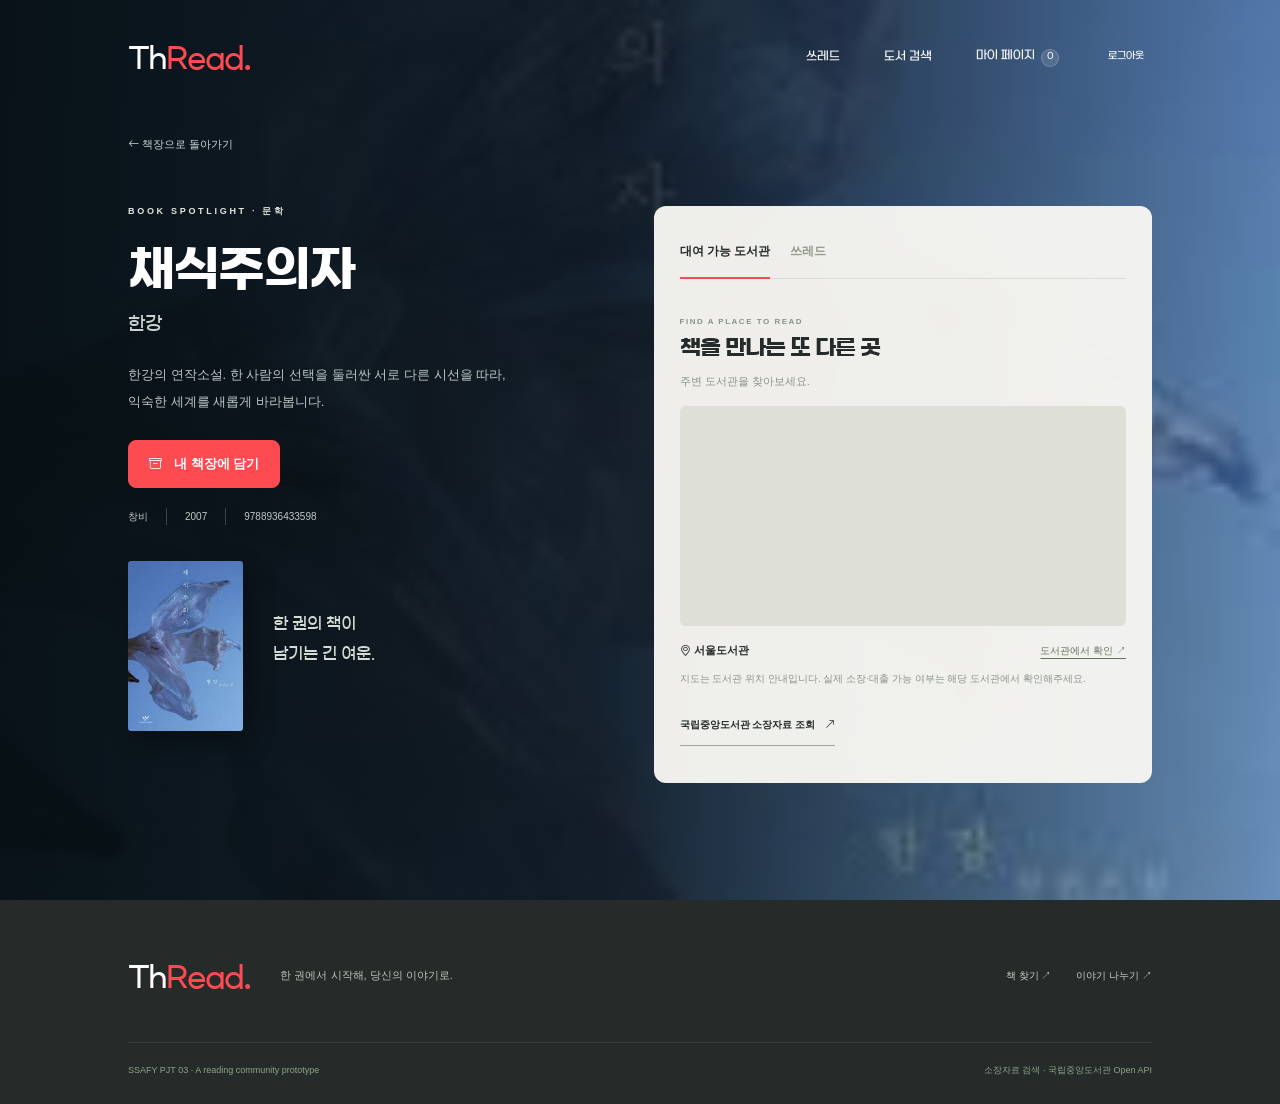
<file: 07-book_detail.html>
<!doctype html>
<html lang="ko"><head><meta charset="utf-8"><meta name="viewport" content="width=device-width, initial-scale=1"><meta name="theme-color" content="#242a29"><meta name="description" content="ThRead · 읽고 싶은 책을 만나고, 나누고 싶은 문장을 남기는 독서 커뮤니티."><title>도서 상세 · ThRead</title><link rel="icon" href="assets/favicon.svg" type="image/svg+xml"><link rel="stylesheet" href="assets/vendor/bootstrap.min.css"><link rel="stylesheet" href="assets/vendor/bootstrap-icons.min.css"><link rel="stylesheet" href="assets/site.css"><script defer src="assets/vendor/bootstrap.bundle.min.js"></script><script defer src="assets/config.js"></script><script defer src="assets/catalog.js"></script><script defer src="assets/app.js"></script></head>
<body class="detail-page"><a class="skip-link" href="#main-content">본문으로 건너뛰기</a>
<nav class="navbar navbar-expand-sm site-nav" data-bs-theme="dark" aria-label="주 메뉴">
  <div class="page-width nav-inner">
    <a class="navbar-brand brand" href="06-main.html" aria-label="ThRead 홈"><span>Th</span><span class="brand-read">Read</span><span class="brand-dot" aria-hidden="true">.</span></a>
    <button class="navbar-toggler" type="button" data-bs-toggle="collapse" data-bs-target="#mainNavigation" aria-controls="mainNavigation" aria-expanded="false" aria-label="메뉴 열기"><span class="navbar-toggler-icon"></span></button>
    <div class="collapse navbar-collapse" id="mainNavigation"><ul class="navbar-nav ms-auto align-items-sm-center">
      <li class="nav-item"><a class="nav-link" href="06-main.html#threads">쓰레드</a></li>
      <li class="nav-item"><a class="nav-link" href="08-search.html">도서 검색</a></li>
      <li class="nav-item"><button class="nav-link" type="button" data-bs-toggle="offcanvas" data-bs-target="#myShelf">마이 페이지<span class="shelf-count" aria-label="담은 책 수">0</span></button></li>
      <li class="nav-item"><button class="nav-link logout-link" type="button" data-bs-toggle="modal" data-bs-target="#logoutModal">로그아웃</button></li>
    </ul></div>
  </div>
</nav><main id="main-content"><section class="detail-hero" id="book-detail"><img class="detail-backdrop" src="assets/book_detail/book_cover.jpg" alt=""><div class="detail-gradient"></div><div class="page-width detail-layout"><div class="detail-copy"><a href="06-main.html#bestseller" class="back-link"><i class="bi bi-arrow-left" aria-hidden="true"></i> 책장으로 돌아가기</a><p class="eyebrow light mt-5" id="detailCategory">BOOK SPOTLIGHT · 문학</p><h1 id="detailTitle">채식주의자</h1><p class="detail-author" id="detailAuthor">한강</p><p class="detail-description" id="detailDescription">한강의 연작소설. 한 사람의 선택을 둘러싼 서로 다른 시선을 따라, 익숙한 세계를 새롭게 바라봅니다.</p><button type="button" class="btn btn-coral" id="saveBook"><i class="bi bi-archive" aria-hidden="true"></i> 내 책장에 담기</button><div class="detail-meta" id="detailMeta"><span>한국문학</span><span>창비</span></div><div class="detail-book-object"><img id="detailCover" src="assets/bestsellers/img2.jpeg" alt="채식주의자 표지"><p>한 권의 책이<br>남기는 긴 여운.</p></div></div>
<div class="detail-information"><ul class="nav nav-tabs detail-tabs" id="detailTabs" role="tablist"><li class="nav-item" role="presentation"><button class="nav-link active" id="library-tab" data-bs-toggle="tab" data-bs-target="#library-panel" type="button" role="tab" aria-controls="library-panel" aria-selected="true">대여 가능 도서관</button></li><li class="nav-item" role="presentation"><button class="nav-link" id="threads-tab" data-bs-toggle="tab" data-bs-target="#threads-panel" type="button" role="tab" aria-controls="threads-panel" aria-selected="false">쓰레드</button></li></ul><div class="tab-content"><div class="tab-pane fade show active" id="library-panel" role="tabpanel" aria-labelledby="library-tab" tabindex="0"><div class="library-heading"><span class="eyebrow">FIND A PLACE TO READ</span><h2>책을 만나는 또 다른 곳</h2><p>주변 도서관을 찾아보세요.</p></div><iframe class="library-map" title="서울도서관 주변 지도" src="https://maps.google.com/maps?q=서울도서관&output=embed&hl=ko" loading="lazy" referrerpolicy="no-referrer-when-downgrade" allowfullscreen></iframe><div class="library-location"><span><i class="bi bi-geo-alt" aria-hidden="true"></i> 서울도서관</span><a href="https://lib.seoul.go.kr/" target="_blank" rel="noopener noreferrer">도서관에서 확인 ↗</a></div><p class="library-caution">지도는 도서관 위치 안내입니다. 실제 소장·대출 가능 여부는 해당 도서관에서 확인해주세요.</p><button type="button" class="text-action" id="lookupHoldings">국립중앙도서관 소장자료 조회 <i class="bi bi-arrow-up-right" aria-hidden="true"></i></button><div id="holdingResults" class="holding-results" aria-live="polite"></div></div><div class="tab-pane fade" id="threads-panel" role="tabpanel" aria-labelledby="threads-tab" tabindex="0"><div class="library-heading" id="book-threads"><span class="eyebrow">READ, AND PASS IT ON</span><h2>이 책을 읽은 마음들</h2><p>같은 책, 서로 다른 시선.</p></div><div id="detailThreads"></div><nav aria-label="관련 쓰레드 페이지"><ul class="pagination justify-content-center" id="detailThreadPagination"></ul></nav><button class="btn btn-coral w-100 mt-3" type="button" data-bs-toggle="modal" data-bs-target="#writeModal"><i class="bi bi-pencil" aria-hidden="true"></i> 이 책의 쓰레드 쓰기</button></div></div></div></div></section></main><footer class="site-footer"><div class="page-width footer-inner"><a class="brand" href="06-main.html"><span>Th</span><span class="brand-read">Read</span><span class="brand-dot">.</span></a><p>한 권에서 시작해, 당신의 이야기로.</p><div><a href="08-search.html">책 찾기 ↗</a><a href="06-main.html#threads">이야기 나누기 ↗</a></div></div><div class="page-width footer-bottom"><span>SSAFY PJT 03 · A reading community prototype</span><span>소장자료 검색 · 국립중앙도서관 Open API</span></div></footer><div class="modal fade" id="logoutModal" tabindex="-1" aria-labelledby="logoutTitle" aria-hidden="true"><div class="modal-dialog modal-dialog-centered"><div class="modal-content"><div class="modal-header border-0"><h2 class="modal-title fs-5" id="logoutTitle">잠깐, 책갈피를 꽂아둘까요?</h2><button type="button" class="btn-close" data-bs-dismiss="modal" aria-label="닫기"></button></div><div class="modal-body text-center"><i class="bi bi-bookmark-heart modal-symbol" aria-hidden="true"></i><p class="fs-5 mt-3">정말 로그아웃 하시겠습니까?</p><p class="muted small">담아둔 책과 독서 기록은 이 브라우저에 남아요.</p><div class="d-flex justify-content-center gap-2 mt-4"><button type="button" class="btn btn-soft" data-bs-dismiss="modal">취소</button><button type="button" class="btn btn-coral" data-bs-dismiss="modal" id="confirmLogout">로그아웃</button></div></div></div></div></div>
<div class="offcanvas offcanvas-end shelf-panel" tabindex="-1" id="myShelf" aria-labelledby="shelfTitle"><div class="offcanvas-header"><h2 class="offcanvas-title fs-4" id="shelfTitle">나의 작은 책장<span class="coral">.</span></h2><button type="button" class="btn-close" data-bs-dismiss="offcanvas" aria-label="책장 닫기"></button></div><div class="offcanvas-body"><p class="muted">읽고 싶은 마음을 모아두는 곳.</p><div id="shelfBooks"></div><p class="small muted mt-4">이 브라우저에 저장돼요. 다른 기기와 공유되지 않아요.</p></div></div>
<div class="modal fade" id="tasteModal" tabindex="-1" aria-labelledby="tasteTitle" aria-hidden="true"><div class="modal-dialog modal-dialog-centered"><div class="modal-content"><div class="modal-header border-0"><h2 class="modal-title fs-4" id="tasteTitle">오늘의 마음은 어떤가요?</h2><button type="button" class="btn-close" data-bs-dismiss="modal" aria-label="닫기"></button></div><div class="modal-body"><p class="muted">지금 끌리는 취향 하나를 골라주세요.</p><div class="taste-options"><button type="button" data-taste="comfort"><span>01</span> 잔잔한 위로가 필요해요 <i class="bi bi-arrow-right" aria-hidden="true"></i></button><button type="button" data-taste="world"><span>02</span> 낯선 세계가 궁금해요 <i class="bi bi-arrow-right" aria-hidden="true"></i></button><button type="button" data-taste="heart"><span>03</span> 다정한 관계를 읽고 싶어요 <i class="bi bi-arrow-right" aria-hidden="true"></i></button></div></div></div></div></div>
<div class="modal fade" id="writeModal" tabindex="-1" aria-labelledby="writeTitle" aria-hidden="true"><div class="modal-dialog modal-dialog-centered"><div class="modal-content"><div class="modal-header border-0"><h2 class="modal-title fs-4" id="writeTitle">당신의 한 페이지</h2><button type="button" class="btn-close" data-bs-dismiss="modal" aria-label="닫기"></button></div><form id="threadForm"><div class="modal-body"><label class="form-label" for="threadAuthor">닉네임</label><input class="form-control mb-3" id="threadAuthor" name="author" required maxlength="20" placeholder="책장 사이의 나"><label class="form-label" for="threadBook">함께 읽은 책</label><input class="form-control mb-3" id="threadBook" name="book" required maxlength="100" value="채식주의자"><label class="form-label" for="threadTitle">제목</label><input class="form-control mb-3" id="threadTitle" name="title" required maxlength="80" placeholder="어떤 이야기를 나누고 싶나요?"><label class="form-label" for="threadBody">내용</label><textarea class="form-control" id="threadBody" name="body" rows="4" required maxlength="2000" placeholder="마음에 남은 장면과 생각을 자유롭게 남겨요."></textarea><p class="small muted mt-3">작성한 글은 이 브라우저에 저장됩니다.</p><p class="text-danger small" id="threadFormError" role="alert"></p></div><div class="modal-footer border-0"><button class="btn btn-soft" type="button" data-bs-dismiss="modal">취소</button><button class="btn btn-coral" type="submit">쓰레드 남기기 <i class="bi bi-arrow-up-right" aria-hidden="true"></i></button></div></form></div></div></div>
<div class="toast-container position-fixed bottom-0 start-50 translate-middle-x p-3"><div class="toast align-items-center border-0 text-bg-dark" id="feedbackToast" role="status" aria-live="polite" aria-atomic="true"><div class="d-flex"><div class="toast-body" id="feedbackMessage"></div><button type="button" class="btn-close btn-close-white me-2 m-auto" data-bs-dismiss="toast" aria-label="알림 닫기"></button></div></div></div><noscript><p class="noscript-warning">검색과 책장 기능을 사용하려면 JavaScript를 켜주세요. 기본 도서 목록은 그대로 볼 수 있습니다.</p></noscript></body></html>
</file>
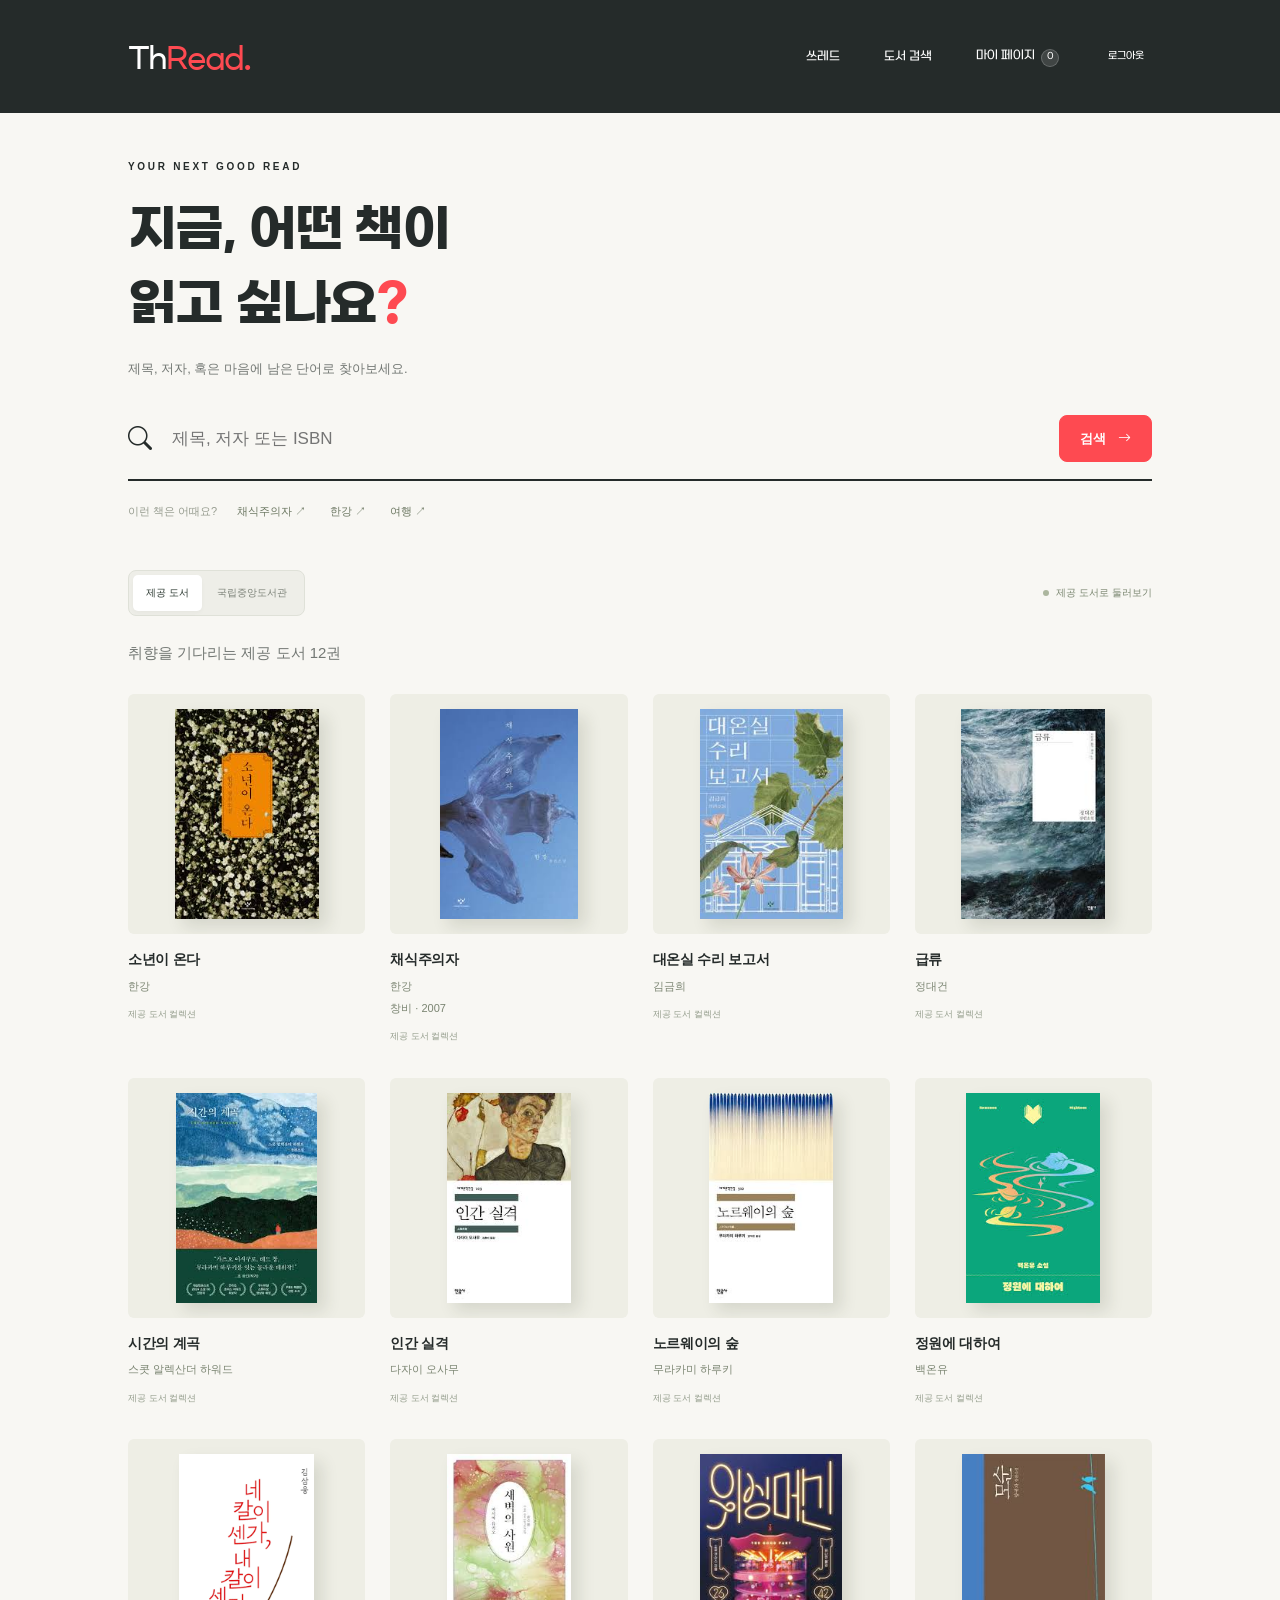
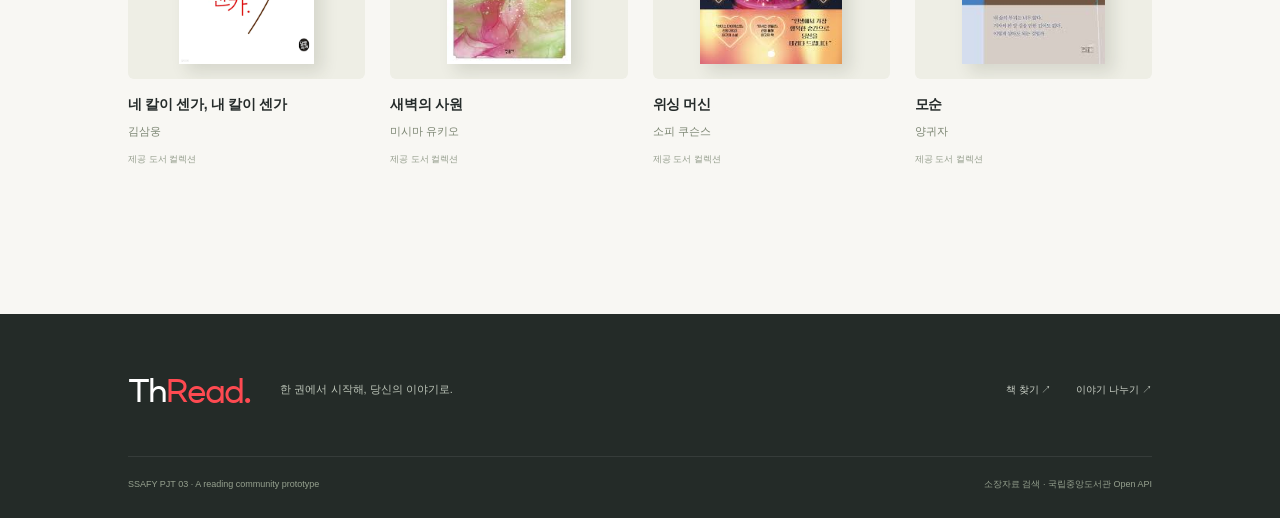
<file: 08-search.html>
<!doctype html>
<html lang="ko"><head><meta charset="utf-8"><meta name="viewport" content="width=device-width, initial-scale=1"><meta name="theme-color" content="#242a29"><meta name="description" content="ThRead · 읽고 싶은 책을 만나고, 나누고 싶은 문장을 남기는 독서 커뮤니티."><title>나의 다음 책 찾기 · ThRead</title><link rel="icon" href="assets/favicon.svg" type="image/svg+xml"><link rel="stylesheet" href="assets/vendor/bootstrap.min.css"><link rel="stylesheet" href="assets/vendor/bootstrap-icons.min.css"><link rel="stylesheet" href="assets/site.css"><script defer src="assets/vendor/bootstrap.bundle.min.js"></script><script defer src="assets/config.js"></script><script defer src="assets/catalog.js"></script><script defer src="assets/app.js"></script></head>
<body class="interior-page"><a class="skip-link" href="#main-content">본문으로 건너뛰기</a>
<nav class="navbar navbar-expand-sm site-nav" data-bs-theme="dark" aria-label="주 메뉴">
  <div class="page-width nav-inner">
    <a class="navbar-brand brand" href="06-main.html" aria-label="ThRead 홈"><span>Th</span><span class="brand-read">Read</span><span class="brand-dot" aria-hidden="true">.</span></a>
    <button class="navbar-toggler" type="button" data-bs-toggle="collapse" data-bs-target="#mainNavigation" aria-controls="mainNavigation" aria-expanded="false" aria-label="메뉴 열기"><span class="navbar-toggler-icon"></span></button>
    <div class="collapse navbar-collapse" id="mainNavigation"><ul class="navbar-nav ms-auto align-items-sm-center">
      <li class="nav-item"><a class="nav-link" href="06-main.html#threads">쓰레드</a></li>
      <li class="nav-item"><a class="nav-link" href="08-search.html">도서 검색</a></li>
      <li class="nav-item"><button class="nav-link" type="button" data-bs-toggle="offcanvas" data-bs-target="#myShelf">마이 페이지<span class="shelf-count" aria-label="담은 책 수">0</span></button></li>
      <li class="nav-item"><button class="nav-link logout-link" type="button" data-bs-toggle="modal" data-bs-target="#logoutModal">로그아웃</button></li>
    </ul></div>
  </div>
</nav><main id="main-content"><section class="search-page page-width section-space"><div class="search-intro"><p class="eyebrow">YOUR NEXT GOOD READ</p><h1>지금, 어떤 책이<br>읽고 싶나요<span class="coral">?</span></h1><p class="muted">제목, 저자, 혹은 마음에 남은 단어로 찾아보세요.</p></div><form id="searchForm" class="search-form" role="search"><label class="visually-hidden" for="searchInput">도서 제목 또는 저자</label><i class="bi bi-search" aria-hidden="true"></i><input id="searchInput" name="q" type="search" placeholder="제목, 저자 또는 ISBN" maxlength="100" required autocomplete="off"><button class="btn btn-coral" type="submit">검색 <i class="bi bi-arrow-right" aria-hidden="true"></i></button></form><div class="search-suggestions"><span>이런 책은 어때요?</span><button type="button" data-query="채식주의자">채식주의자 ↗</button><button type="button" data-query="한강">한강 ↗</button><button type="button" data-query="여행">여행 ↗</button></div><div class="search-toolbar"><div class="view-switch" role="group" aria-label="검색 범위"><button type="button" data-search-source="local" class="active" aria-pressed="true">제공 도서</button><button type="button" data-search-source="nl" aria-pressed="false">국립중앙도서관</button></div><span class="api-status" id="apiStatus">도서관 연결 확인 중</span></div><p id="searchSummary" class="muted" aria-live="polite">제공된 도서 컬렉션을 둘러보세요.</p><div id="searchResults" class="search-grid" aria-busy="false"></div><nav aria-label="도서 검색 결과 페이지"><ul class="pagination justify-content-center mt-5" id="searchPagination"></ul></nav></section></main><footer class="site-footer"><div class="page-width footer-inner"><a class="brand" href="06-main.html"><span>Th</span><span class="brand-read">Read</span><span class="brand-dot">.</span></a><p>한 권에서 시작해, 당신의 이야기로.</p><div><a href="08-search.html">책 찾기 ↗</a><a href="06-main.html#threads">이야기 나누기 ↗</a></div></div><div class="page-width footer-bottom"><span>SSAFY PJT 03 · A reading community prototype</span><span>소장자료 검색 · 국립중앙도서관 Open API</span></div></footer><div class="modal fade" id="logoutModal" tabindex="-1" aria-labelledby="logoutTitle" aria-hidden="true"><div class="modal-dialog modal-dialog-centered"><div class="modal-content"><div class="modal-header border-0"><h2 class="modal-title fs-5" id="logoutTitle">잠깐, 책갈피를 꽂아둘까요?</h2><button type="button" class="btn-close" data-bs-dismiss="modal" aria-label="닫기"></button></div><div class="modal-body text-center"><i class="bi bi-bookmark-heart modal-symbol" aria-hidden="true"></i><p class="fs-5 mt-3">정말 로그아웃 하시겠습니까?</p><p class="muted small">담아둔 책과 독서 기록은 이 브라우저에 남아요.</p><div class="d-flex justify-content-center gap-2 mt-4"><button type="button" class="btn btn-soft" data-bs-dismiss="modal">취소</button><button type="button" class="btn btn-coral" data-bs-dismiss="modal" id="confirmLogout">로그아웃</button></div></div></div></div></div>
<div class="offcanvas offcanvas-end shelf-panel" tabindex="-1" id="myShelf" aria-labelledby="shelfTitle"><div class="offcanvas-header"><h2 class="offcanvas-title fs-4" id="shelfTitle">나의 작은 책장<span class="coral">.</span></h2><button type="button" class="btn-close" data-bs-dismiss="offcanvas" aria-label="책장 닫기"></button></div><div class="offcanvas-body"><p class="muted">읽고 싶은 마음을 모아두는 곳.</p><div id="shelfBooks"></div><p class="small muted mt-4">이 브라우저에 저장돼요. 다른 기기와 공유되지 않아요.</p></div></div>
<div class="modal fade" id="tasteModal" tabindex="-1" aria-labelledby="tasteTitle" aria-hidden="true"><div class="modal-dialog modal-dialog-centered"><div class="modal-content"><div class="modal-header border-0"><h2 class="modal-title fs-4" id="tasteTitle">오늘의 마음은 어떤가요?</h2><button type="button" class="btn-close" data-bs-dismiss="modal" aria-label="닫기"></button></div><div class="modal-body"><p class="muted">지금 끌리는 취향 하나를 골라주세요.</p><div class="taste-options"><button type="button" data-taste="comfort"><span>01</span> 잔잔한 위로가 필요해요 <i class="bi bi-arrow-right" aria-hidden="true"></i></button><button type="button" data-taste="world"><span>02</span> 낯선 세계가 궁금해요 <i class="bi bi-arrow-right" aria-hidden="true"></i></button><button type="button" data-taste="heart"><span>03</span> 다정한 관계를 읽고 싶어요 <i class="bi bi-arrow-right" aria-hidden="true"></i></button></div></div></div></div></div>
<div class="modal fade" id="writeModal" tabindex="-1" aria-labelledby="writeTitle" aria-hidden="true"><div class="modal-dialog modal-dialog-centered"><div class="modal-content"><div class="modal-header border-0"><h2 class="modal-title fs-4" id="writeTitle">당신의 한 페이지</h2><button type="button" class="btn-close" data-bs-dismiss="modal" aria-label="닫기"></button></div><form id="threadForm"><div class="modal-body"><label class="form-label" for="threadAuthor">닉네임</label><input class="form-control mb-3" id="threadAuthor" name="author" required maxlength="20" placeholder="책장 사이의 나"><label class="form-label" for="threadBook">함께 읽은 책</label><input class="form-control mb-3" id="threadBook" name="book" required maxlength="100" value="채식주의자"><label class="form-label" for="threadTitle">제목</label><input class="form-control mb-3" id="threadTitle" name="title" required maxlength="80" placeholder="어떤 이야기를 나누고 싶나요?"><label class="form-label" for="threadBody">내용</label><textarea class="form-control" id="threadBody" name="body" rows="4" required maxlength="2000" placeholder="마음에 남은 장면과 생각을 자유롭게 남겨요."></textarea><p class="small muted mt-3">작성한 글은 이 브라우저에 저장됩니다.</p><p class="text-danger small" id="threadFormError" role="alert"></p></div><div class="modal-footer border-0"><button class="btn btn-soft" type="button" data-bs-dismiss="modal">취소</button><button class="btn btn-coral" type="submit">쓰레드 남기기 <i class="bi bi-arrow-up-right" aria-hidden="true"></i></button></div></form></div></div></div>
<div class="toast-container position-fixed bottom-0 start-50 translate-middle-x p-3"><div class="toast align-items-center border-0 text-bg-dark" id="feedbackToast" role="status" aria-live="polite" aria-atomic="true"><div class="d-flex"><div class="toast-body" id="feedbackMessage"></div><button type="button" class="btn-close btn-close-white me-2 m-auto" data-bs-dismiss="toast" aria-label="알림 닫기"></button></div></div></div><noscript><p class="noscript-warning">검색과 책장 기능을 사용하려면 JavaScript를 켜주세요. 기본 도서 목록은 그대로 볼 수 있습니다.</p></noscript></body></html>
</file>
<file: assets/site.css>
@font-face{font-family:GmarketSans;src:url('fonts/GmarketSansTTFMedium.ttf') format('truetype');font-weight:500;font-display:swap}
@font-face{font-family:GmarketSans;src:url('fonts/GmarketSansTTFBold.ttf') format('truetype');font-weight:700;font-display:swap}
@font-face{font-family:SBAggro;src:url('fonts/SBAggroOTF_L.ttf') format('truetype');font-weight:300;font-display:swap}
:root{--paper:#f8f7f3;--ink:#252b2a;--muted:#737874;--coral:#fe4a51;--line:#e3e3dc;--warm:#eeebe3;--bs-primary:#fe4a51;--bs-body-color:#252b2a;--bs-body-bg:#f8f7f3}
*{box-sizing:border-box}html{scroll-behavior:smooth;scroll-padding-top:30px}body{margin:0;background:var(--paper);color:var(--ink);font-family:-apple-system,BlinkMacSystemFont,'Segoe UI','Malgun Gothic',sans-serif;font-size:15px;line-height:1.75;word-break:keep-all}a{color:inherit;text-decoration:none}button,input,textarea{font:inherit}button{touch-action:manipulation}img{max-width:100%}button:focus-visible,a:focus-visible,input:focus-visible,textarea:focus-visible{outline:3px solid var(--coral);outline-offset:5px}::selection{background:#ffd7d6;color:#252b2a}h1,h2,h3,p{margin-top:0}h1,h2{font-family:GmarketSans,sans-serif;font-weight:700;letter-spacing:-1.8px;line-height:1.45}h2{font-size:clamp(24px,2.35vw,34px)}.page-width{width:80%;margin-inline:auto}.section-space{padding-top:100px;padding-bottom:100px}.eyebrow{font-size:10px;font-weight:700;letter-spacing:2.7px;margin-bottom:16px}.eyebrow.light{color:#e1e5df}.muted{color:var(--muted)}.coral{color:var(--coral)}.small{font-size:12px}.brand{font-family:GmarketSans,sans-serif;letter-spacing:-1.8px;font-size:29px;font-weight:700;color:#fff;white-space:nowrap}.brand:hover{color:#fff}.brand-read,.brand-dot{color:var(--coral)}.brand-dot{font-size:36px}.btn{border-radius:8px;font-weight:600;font-size:13px;padding:13px 20px;display:inline-flex;align-items:center;justify-content:center;gap:12px}.btn-coral{--bs-btn-bg:var(--coral);--bs-btn-border-color:var(--coral);--bs-btn-color:#fff;--bs-btn-hover-bg:#e93640;--bs-btn-hover-border-color:#e93640;--bs-btn-hover-color:#fff;--bs-btn-active-bg:#da303b;--bs-btn-active-color:#fff;--bs-btn-disabled-bg:#d55a5d;--bs-btn-disabled-color:#fff}.btn-soft{background:#eeeee7;border:1px solid #e8e8e0}.text-action{border:0;border-bottom:1px solid #a2a59e;background:transparent;padding:12px 0;color:var(--ink);font-size:13px;font-weight:700;display:inline-flex;gap:22px;align-items:center}.text-action:hover{color:#d52b36;border-color:var(--coral)}.skip-link{position:fixed;left:15px;top:-100px;background:white;padding:12px 20px;z-index:3000}.skip-link:focus{top:10px}.site-nav{position:absolute;top:0;left:0;width:100%;z-index:1000;background:transparent;padding:20px 0}.nav-inner{display:flex;align-items:center;flex-wrap:wrap}.navbar-nav{gap:28px}.navbar .nav-link{font-family:SBAggro,sans-serif;font-weight:300;color:#fff;font-size:12px;border:0;background:none;white-space:nowrap;padding:10px 0;line-height:1.6}.navbar .nav-link:hover,.navbar .nav-link:focus-visible{color:var(--coral)}.shelf-count{display:inline-flex;background:#ffffff20;border:1px solid #ffffff35;margin-left:6px;min-width:18px;height:18px;padding:0 4px;border-radius:20px;align-items:center;justify-content:center;font-size:9px}.navbar .logout-link{color:#fff;font-size:10px;margin-left:5px}.navbar-toggler{border:1px solid #ffffff50;padding:7px;border-radius:6px}.navbar-toggler-icon{width:22px;height:22px}.interior-page{padding-top:93px}.interior-page .site-nav{background:#252b2a}.hero-section{position:relative;background:#242d2a;min-height:650px;overflow:hidden;color:#fff;padding:145px 0 115px}.hero-bg{position:absolute;inset:0;width:100%;height:100%;object-fit:cover;object-position:center 55%;opacity:.29}.hero-shade{position:absolute;inset:0;background:linear-gradient(90deg,rgba(22,34,30,.98),rgba(22,34,30,.78) 52%,rgba(22,34,30,.22))}.hero-layout{position:relative;display:grid;grid-template-columns:1.05fr 1fr;align-items:center;gap:15px}.hero-copy{position:relative;z-index:4}.hero-copy h1{font-size:clamp(36px,3.7vw,57px);line-height:1.44;letter-spacing:-2.8px;margin-bottom:20px}.small-dot{width:6px;height:6px;border-radius:50%;background:var(--coral);display:inline-block;margin-right:8px;vertical-align:middle}.hero-description{color:#e5e7e0;font-size:12px;margin:0 0 8px}.hero-subtitle{font-size:13px;color:#b8c1b8;line-height:1.9;margin-bottom:28px}.hero-actions{display:flex;align-items:center;gap:22px;flex-wrap:wrap}.hero-secondary{font-size:11px;color:#e5e9e1;border-bottom:1px solid #ffffff55;padding:9px 0}.hero-secondary:hover{color:#fff}.hero-secondary span{margin-left:10px}.hero-books{position:relative;height:335px;isolation:isolate;margin-top:10px}.hero-book{position:absolute;width:175px;height:260px;object-fit:cover;border-radius:3px 7px 7px 3px;box-shadow:15px 30px 45px #0008;top:40px}.hero-book.first{left:2%;transform:rotate(-16deg);top:54px;z-index:1}.hero-book.middle{left:32%;transform:rotate(-2deg);z-index:3;top:15px;width:184px;height:276px;transition:transform .3s}.hero-feature:hover .hero-book{transform:rotate(1deg) translateY(-10px)}.hero-book.last{left:60%;transform:rotate(15deg);top:54px;z-index:2}.orbit-note{position:absolute;top:-5px;left:15%;font-size:10px;letter-spacing:4px;color:#d8ded3;transform:rotate(-8deg)}.hero-sticker{position:absolute;z-index:5;right:-15px;bottom:-5px;border-radius:50%;width:94px;height:94px;display:flex;align-items:center;justify-content:center;background:#f0efcc;color:#34473e;font-family:GmarketSans;font-size:15px;line-height:1.55;transform:rotate(12deg);box-shadow:0 5px 20px #0002}.hero-bottom{position:relative;display:flex;align-items:center;justify-content:space-between;margin-top:18px;top:32px;color:#cbd4c6;font-size:10px;letter-spacing:1px}.hero-signature{font-size:19px;letter-spacing:-1px}.bestseller{position:relative;z-index:5;margin-top:-77px;background:#fff;border-radius:14px;box-shadow:0 16px 38px #232b2310;display:flex;gap:22px;padding:32px 36px;align-items:center;min-height:335px}.bestseller-intro{flex:0 0 155px;align-self:stretch;padding-top:10px;display:flex;align-items:flex-start;flex-direction:column}.bestseller-intro .eyebrow{font-size:8px;letter-spacing:1.3px}.bestseller-intro h2{font-size:24px;letter-spacing:-1.5px;white-space:nowrap}.bestseller-intro>p:not(.eyebrow){font-size:12px;color:#82867e;line-height:1.9}.slide-counter{font-size:10px;color:#9d9f98;letter-spacing:1px;margin-top:auto}.slide-counter b{font-size:16px;color:var(--ink);margin-right:8px}.collection-note{font-size:9px;color:#8b9089;line-height:1.6;margin-top:10px}.bestseller .carousel{flex:1;min-width:0;padding-right:32px}.book-slide{display:flex;justify-content:space-around;gap:14px;padding:7px 2px}.book-item{display:block;min-width:0;width:150px}.book-cover-wrap{position:relative;width:150px;height:220px}.book-cover-wrap img{width:150px;height:220px;object-fit:cover;border-radius:2px 5px 5px 2px;box-shadow:4px 7px 13px #00000012;transition:transform .25s}.book-item:hover img{transform:translateY(-5px)}.book-number{position:absolute;z-index:2;background:#fff;color:#343e35;min-width:25px;height:25px;top:-5px;left:-7px;text-align:center;line-height:25px;font-family:GmarketSans;font-size:10px;border:1px solid #e4e5df;border-radius:50%}.book-item h3{font-size:12px;font-weight:700;line-height:1.5;margin:12px 0 2px;white-space:nowrap;overflow:hidden;text-overflow:ellipsis;letter-spacing:-.4px}.book-item>p{font-size:10px;color:#8b8f86;margin:0;white-space:nowrap;overflow:hidden;text-overflow:ellipsis}.next-round{right:-13px;top:43%;bottom:auto;transform:translateY(-50%);width:36px;height:36px;color:#fff;background:var(--coral);border-radius:50%;opacity:1;box-shadow:0 3px 12px #f9575140}.next-round:hover,.next-round:focus{background:#e83a43;color:#fff}.ai-section{padding-top:110px}.ai-section .row{--bs-gutter-x:3rem}.ai-book-stage{background:#ecece0;min-height:330px;padding:30px;position:relative;border-radius:4px}.stage-label{font-size:9px;font-weight:700;letter-spacing:2px;color:#6f786a}.ai-book-stack{display:flex;align-items:center;justify-content:center;gap:14px;min-height:235px;padding:15px 0}.ai-book-stack img{width:104px;height:158px;object-fit:cover;box-shadow:10px 12px 20px #323a2c22;transform:rotate(-9deg);border-radius:2px}.ai-book-stack img:nth-child(2){width:122px;height:184px;transform:rotate(2deg);z-index:2}.ai-book-stack img:nth-child(3){transform:rotate(9deg)}.stage-foot{font-size:10px;color:#858b7d}.stage-spark{position:absolute;right:19px;bottom:4px;font-size:48px;line-height:1;color:#a2ac89}.ai-copy h2{font-size:clamp(23px,2.3vw,35px);margin-bottom:20px}.ai-copy>p:not(.eyebrow){font-size:12px;line-height:2;color:#777e73}.activity-highlight{font-family:SBAggro;font-weight:300;font-size:1.3rem;color:var(--coral)}.ai-copy .eyebrow{font-size:8px;letter-spacing:1.8px}.section-heading{display:flex;justify-content:space-between;align-items:center;gap:25px;margin-bottom:35px}.section-heading h2{margin-bottom:9px}.section-heading p{margin-bottom:0;font-size:12px}.section-heading .eyebrow{margin-bottom:13px;font-size:9px}.view-switch{display:flex;align-items:center;padding:4px;border:1px solid #dfe1d8;border-radius:8px;gap:2px;flex-shrink:0;background:#eeeee8}.view-switch button{border:0;background:transparent;font-size:10px;padding:8px 13px;border-radius:5px;color:#7c8278;white-space:nowrap;min-height:36px}.view-switch button.active{background:#fff;color:#29362e;box-shadow:0 2px 4px #00000008}.view-switch i{margin-right:5px}.genre-section{padding-top:12px}.genre-grid{gap:16px}.genre-grid.magazine{display:grid;grid-template-columns:repeat(4,minmax(0,1fr));grid-auto-rows:150px}.genre-item{position:relative;overflow:hidden;background:#d7d9cd;min-height:150px;border-radius:5px;isolation:isolate}.genre-item::after{content:'';position:absolute;inset:0;background:linear-gradient(0deg,#0009,transparent 75%);z-index:0}.genre-item img{width:100%;height:100%;object-fit:cover;position:absolute;inset:0;transition:transform .6s}.genre-item:hover img{transform:scale(1.07)}.genre-label{position:absolute;bottom:18px;left:20px;right:15px;z-index:1;color:#fff;display:flex;flex-direction:column;gap:3px}.genre-label b{font-family:GmarketSans;font-weight:500;font-size:17px;letter-spacing:-.8px}.genre-label small{font-size:9px;color:#ffffffe0}.genre-index{position:absolute;right:17px;top:12px;color:#ffffffc0;font-size:10px;letter-spacing:1px;z-index:1}.genre-arrow{position:absolute;bottom:18px;right:17px;font-size:19px;color:white;z-index:1}.magazine .genre-0{grid-column:span 2;grid-row:span 2}.magazine .genre-2{grid-row:span 2}.magazine .genre-5{grid-row:span 2}.magazine .genre-6{grid-column:span 2}.magazine .genre-9{grid-column:span 2}.genre-grid.basic{display:flex;flex-wrap:wrap}.basic .genre-item{width:calc((100% - 48px)/4);height:190px}.threads-section{background:#eeefe8;padding-top:75px;padding-bottom:70px}.threads-section .section-heading{margin-bottom:32px}.thread-card{border:0;border-radius:7px;overflow:hidden;background:#fff;transition:transform .25s,box-shadow .25s}.thread-card:hover{transform:translateY(-4px);box-shadow:0 12px 25px #2c34280d}.thread-image-link{display:block;position:relative;overflow:hidden}.thread-card .card-img-top{width:100%;height:180px;object-fit:cover;border-radius:0}.thread-tag{position:absolute;bottom:11px;left:15px;font-size:8px;letter-spacing:1px;background:#ffffffed;border-radius:2px;padding:4px 7px;color:#2f3a30}.thread-card .card-body{padding:23px 22px 15px;min-height:230px}.thread-card .card-title{font-family:GmarketSans;font-weight:500;font-size:14px;line-height:1.8;letter-spacing:-.65px;margin-bottom:10px}.thread-card .card-text{font-size:11px;color:#858a80;line-height:1.9;margin-bottom:20px}.thread-footer{display:flex;align-items:center;justify-content:space-between;gap:7px;border-top:1px solid #efefe8;padding-top:14px;flex-wrap:wrap}.thread-footer>div{font-size:9px;display:flex;align-items:center;gap:6px;color:#747b6e}.avatar{border-radius:50%;width:23px;height:23px;display:inline-flex;align-items:center;justify-content:center;font-size:8px;color:#69745d;background:#edf0e4}.thread-book{font-size:9px;color:var(--coral)}.thread-actions{display:flex;align-items:center;justify-content:space-between;font-size:9px;color:#989d92;margin-top:10px}.like-button{background:none;border:0;color:#7d8576;display:inline-flex;gap:5px;align-items:center;min-height:32px;padding:4px 6px}.like-button[aria-pressed=true]{color:#e73a44}.thread-entry[hidden]{display:none!important}.pagination{gap:6px}.pagination .page-link{background:transparent;border:0;color:#757d6e;font-size:12px;border-radius:50%;min-width:36px;height:36px;text-align:center;line-height:24px}.pagination .page-item.active .page-link{background:#ffffffb3;color:var(--coral);font-weight:700}.pagination .page-link:hover{color:#d7313b;background:#fff}.pagination .page-link:focus{box-shadow:0 0 0 3px #fe4a5140}.site-footer{background:#242b28;color:#fff;padding-top:44px;padding-bottom:25px}.footer-inner{display:flex;align-items:center;gap:30px}.footer-inner>p{font-size:11px;color:#bec6ba;margin:0}.footer-inner>div{display:flex;gap:25px;margin-left:auto;font-size:10px;color:#cdd3c9}.footer-inner a:hover{color:var(--coral)}.footer-bottom{border-top:1px solid #ffffff15;margin-top:35px;padding-top:20px;display:flex;justify-content:space-between;font-size:9px;color:#96a18f;gap:15px}.modal{--bs-modal-bg:var(--paper);--bs-modal-border-radius:15px;--bs-modal-border-width:0;--bs-modal-padding:25px}.modal-header{padding:25px 25px 0}.modal-header .modal-title{font-family:GmarketSans;font-weight:500;letter-spacing:-1px}.modal-content{box-shadow:0 15px 60px #0003}.modal-footer{padding:0 25px 25px}.modal-symbol{font-size:40px;color:var(--coral)}.shelf-panel{width:min(430px,100vw)!important;background:var(--paper)}.offcanvas-header{padding:30px 25px 15px}.offcanvas-body{padding:15px 25px}.shelf-item{display:flex;align-items:center;gap:18px;padding:18px 0;border-bottom:1px solid var(--line)}.shelf-item img{width:54px;height:78px;object-fit:cover;border-radius:3px}.shelf-item h3{font-size:14px;font-weight:700;margin-bottom:5px}.shelf-item p{font-size:11px;color:var(--muted);margin:0}.shelf-item button{margin-left:auto;background:none;border:0;color:var(--muted);padding:10px}.shelf-empty{padding:55px 12px;text-align:center;border:1px dashed #d4d9cc;border-radius:9px;margin-top:25px}.shelf-empty i{font-size:40px;color:#8a997b;display:block;margin-bottom:20px}.taste-options button{display:flex;align-items:center;gap:15px;width:100%;background:#fff;border:1px solid #e3e5dc;padding:18px;margin:12px 0;border-radius:8px;font-size:13px;text-align:left}.taste-options button:hover{border-color:var(--coral);background:#fff3ec}.taste-options button span{font-size:10px;color:var(--coral)}.taste-options button i{margin-left:auto}.form-control{font-size:13px;padding:12px;background:#fff;border-color:#dce0d4}.form-control:focus{background:white;border-color:var(--coral);box-shadow:0 0 0 3px #fe4a5115}.form-label{font-size:12px;font-weight:700}.toast-container{z-index:2000}.toast{border-radius:10px;font-size:12px;--bs-toast-max-width:400px}.component-page .site-footer{margin-top:0}.component-page main{min-height:65vh}.component-bestseller .bestseller{margin-top:70px;margin-bottom:70px}.component-hero .hero-section{min-height:670px}.component-page .genre-section{padding-top:80px}.component-page .threads-section{padding-top:80px}.detail-hero{position:relative;min-height:100vh;background:#1f2c31;color:#fff;padding:130px 0 70px;isolation:isolate}.detail-backdrop{position:absolute;inset:0;width:100%;height:100%;object-fit:cover;z-index:-3}.detail-gradient{position:absolute;inset:0;background:linear-gradient(90deg,rgba(7,16,21,.98) 0%,rgba(7,16,21,.86) 47%,rgba(7,16,21,.18));z-index:-2}.detail-layout{display:grid;grid-template-columns:1fr 1.15fr;gap:9%;align-items:start}.back-link{font-size:11px;color:#c9d7d9}.back-link:hover{color:white}.detail-copy h1{font-size:clamp(34px,3.8vw,58px);margin-bottom:5px;overflow-wrap:anywhere;line-height:1.4}.detail-copy .eyebrow{font-size:9px}.detail-author{font-family:GmarketSans;color:#cad3ce;font-size:18px;margin-bottom:20px}.detail-description{max-width:400px;color:#bac8c7;font-size:13px;line-height:2.1;margin-bottom:25px}.detail-meta{display:flex;gap:18px;color:#c0ccc5;font-size:10px;margin-top:20px;flex-wrap:wrap}.detail-meta span+span{border-left:1px solid #ffffff35;padding-left:18px}.detail-book-object{display:flex;align-items:center;gap:30px;margin-top:36px}.detail-book-object>img{width:115px;height:170px;object-fit:cover;box-shadow:8px 12px 24px #0005;border-radius:3px}.detail-book-object>p{font-family:GmarketSans;font-size:16px;line-height:1.9;color:#d4dcd4}.detail-information{background:#f8f7f3f5;backdrop-filter:blur(12px);color:var(--ink);border-radius:12px;padding:25px 26px;margin-top:76px;min-width:0}.detail-tabs{border-bottom:1px solid #d9ded3;gap:20px}.detail-tabs .nav-link{border:0;background:none;padding:10px 0 15px;font-weight:700;font-size:12px;color:#939b8c}.detail-tabs .nav-link.active{color:var(--ink);background:none;border-bottom:2px solid var(--coral)}.library-heading{padding:27px 0 15px}.library-heading .eyebrow{font-size:8px;letter-spacing:1.5px;color:#8a9384}.library-heading h2{font-size:22px;letter-spacing:-1px;margin-bottom:8px}.library-heading p{font-size:11px;color:#8a9384;margin:0}.library-map{width:100%;height:220px;border:0;border-radius:6px;display:block;background:#dedfd6}.library-location{display:flex;justify-content:space-between;align-items:center;margin:15px 0 9px;gap:10px;font-size:11px}.library-location span{font-weight:700}.library-location a{font-size:10px;color:#63735a;text-decoration:underline;text-underline-offset:4px}.library-caution{font-size:10px;color:#8b9484;line-height:1.8}.detail-information .text-action{font-size:10px;gap:10px}.holding-results{font-size:11px;margin-top:12px;color:#6e7966}.holding-item{padding:10px 0;border-top:1px solid #dedfd6}.holding-item a{font-weight:600;text-decoration:underline;text-underline-offset:3px}.holding-item small{display:block;color:#8c9485;margin-top:5px}.detail-thread{padding:17px 0;border-bottom:1px solid #dce0d6}.detail-thread h3{font-size:13px;line-height:1.7;margin-bottom:8px}.detail-thread p{font-size:11px;color:#7e8975;margin-bottom:9px;line-height:1.8;white-space:pre-line;overflow-wrap:anywhere}.detail-thread-footer{display:flex;justify-content:space-between;align-items:center;font-size:10px;color:#87927c}.detail-thread-footer .like-button{font-size:11px}.search-page{min-height:75vh;padding-top:65px;padding-bottom:80px}.search-intro h1{font-size:clamp(32px,4vw,53px);margin-bottom:18px}.search-intro>.muted{font-size:13px}.search-form{margin-top:30px;display:flex;align-items:center;gap:15px;border-bottom:2px solid var(--ink);padding-bottom:13px}.search-form>i{font-size:24px}.search-form input{flex:1;min-width:0;border:0;background:transparent;font-size:17px;padding:13px 5px;outline:none}.search-form input:focus-visible{outline:2px solid var(--coral);outline-offset:2px}.search-suggestions{display:flex;gap:16px;align-items:center;margin:17px 0 44px;flex-wrap:wrap;font-size:11px}.search-suggestions>span{color:#969c8f}.search-suggestions button{border:0;background:none;color:#6b7761;padding:4px}.search-toolbar{display:flex;justify-content:space-between;align-items:center;gap:15px;margin-bottom:24px}.api-status{font-size:10px;color:#7a8670;display:flex;align-items:center;gap:7px}.api-status:before{content:'';width:6px;height:6px;background:#acb69e;border-radius:50%}.api-status.connected:before{background:#5e8258}.search-grid{display:grid;grid-template-columns:repeat(4,minmax(0,1fr));gap:30px 25px;margin-top:28px}.search-result{min-width:0}.search-result a{display:block}.search-cover{height:240px;background:#eeeee5;display:flex;align-items:center;justify-content:center;overflow:hidden;border-radius:6px;padding:15px}.search-cover img{height:210px;max-width:100%;object-fit:contain;box-shadow:8px 8px 15px #2f362220;transition:transform .25s}.search-result a:hover img{transform:translateY(-5px)}.search-result h2{font-family:inherit;font-size:14px;font-weight:700;letter-spacing:-.3px;line-height:1.7;margin:14px 0 5px;display:-webkit-box;-webkit-line-clamp:2;-webkit-box-orient:vertical;overflow:hidden}.search-result p{font-size:11px;color:#7b8572;margin-bottom:3px}.search-source-label{font-size:9px;color:#949d8c}.cover-fallback{display:flex;flex-direction:column;align-items:center;justify-content:center;background:#e1e6d8;color:#586950;width:142px;min-height:192px;padding:18px;border-radius:3px;box-shadow:8px 8px 18px #30402515;text-align:center;font-family:GmarketSans;font-size:13px;line-height:1.7;overflow-wrap:anywhere}.cover-fallback i{font-size:30px;display:block;margin-bottom:18px}.cover-fallback small{font-size:8px;margin-top:15px;letter-spacing:1px;color:#839279}.empty-state{grid-column:1/-1;padding:70px 20px;text-align:center;background:#eeeee7;border:1px dashed #d4d9cb;border-radius:9px}.empty-state i{display:block;font-size:35px;color:#8c9b80;margin-bottom:18px}.empty-state h2{font-size:21px;margin-bottom:12px}.empty-state p{font-size:12px;color:#7b8870;margin-bottom:0}.search-error{grid-column:1/-1;background:#fff1e9;padding:25px;border-radius:8px;font-size:13px;line-height:2}.search-error button{margin-top:12px}.loading-result{height:320px;background:linear-gradient(90deg,#e9eade,#f1f2eb,#e9eade);background-size:200% 100%;animation:shimmer 1.5s infinite;border-radius:7px}.noscript-warning{background:#ffecd6;color:#333;position:fixed;bottom:0;width:100%;z-index:2000;padding:15px;margin:0;font-size:13px}.thread-card.user-card .card-text{white-space:pre-line;overflow-wrap:anywhere}.thread-card.user-card .card-title{overflow-wrap:anywhere}@keyframes shimmer{to{background-position:-200% 0}}
@media(min-width:1600px){.page-width{max-width:1320px}.hero-section{padding-top:170px;padding-bottom:150px}.hero-book{width:195px;height:290px}.hero-book.middle{width:207px;height:310px}.hero-books{height:365px}}
@media(max-width:1199.98px){.navbar-nav{gap:22px}.hero-copy h1{font-size:43px}.hero-book{width:140px;height:210px}.hero-book.middle{width:155px;height:231px}.hero-books{height:290px}.hero-sticker{width:77px;height:77px;font-size:13px;right:-5px;bottom:0}.hero-section{min-height:610px}.bestseller-intro{flex-basis:140px}.book-slide{flex-wrap:wrap;gap:17px 22px}.bestseller .carousel{padding-right:25px}.book-slide .book-item{flex-basis:150px}.bestseller{padding:30px}.ai-book-stage{padding:20px}.ai-book-stack{gap:8px}.ai-book-stack img{width:82px;height:125px}.ai-book-stack img:nth-child(2){width:95px;height:146px}.stage-label{font-size:8px;letter-spacing:1px}.ai-copy>p:not(.eyebrow){font-size:11px}.activity-highlight{font-size:1.3rem}.genre-grid.magazine{grid-auto-rows:130px}.thread-card .card-body{padding:18px 15px}.thread-card .card-img-top{height:150px}.detail-layout{gap:6%;grid-template-columns:1fr 1fr}.detail-information{padding:20px}.search-grid{gap:25px 20px}.search-cover{height:215px}.search-cover img{height:185px}}
@media(min-width:1200px) and (max-width:1360px){.bestseller-intro{flex-basis:139px}.bestseller{padding:30px 28px;gap:14px}.book-slide{gap:8px}.bestseller .carousel{padding-right:20px}}
@media(max-width:767.98px){.page-width{width:80%}.site-nav{padding:16px 0}.brand{font-size:25px}.navbar-nav{gap:15px}.navbar .nav-link{font-size:10px}.hero-section{padding-top:125px;padding-bottom:115px;min-height:565px}.hero-copy h1{font-size:33px;letter-spacing:-1.5px}.hero-description{font-size:10px}.hero-subtitle{font-size:11px}.hero-layout{grid-template-columns:1fr .85fr;gap:5px}.hero-books{height:230px}.hero-book{width:105px;height:160px;top:40px}.hero-book.middle{width:120px;height:180px;top:25px;left:25%}.hero-book.last{left:49%}.hero-book.first{left:-4%;top:55px}.orbit-note{font-size:7px;letter-spacing:2px;top:2px;left:0}.hero-sticker{width:62px;height:62px;right:-10px;font-size:11px;bottom:-8px}.hero-actions{gap:10px}.hero-actions .btn{font-size:10px;padding:11px 13px}.hero-secondary{font-size:9px}.hero-bottom{top:42px}.bestseller{width:92%;padding:28px 20px;gap:14px}.bestseller-intro{flex-basis:110px}.bestseller-intro h2{font-size:19px}.bestseller-intro .eyebrow{font-size:7px;letter-spacing:1px}.bestseller-intro>p:not(.eyebrow){font-size:10px}.book-slide{gap:18px 12px}.bestseller .carousel{padding-right:18px}.next-round{right:-12px;width:30px;height:30px}.section-space{padding-top:65px;padding-bottom:65px}.ai-section .row{--bs-gutter-x:1.5rem}.ai-book-stage{min-height:270px;padding:18px 12px}.ai-book-stack{min-height:190px;gap:6px}.ai-book-stack img{width:62px;height:100px}.ai-book-stack img:nth-child(2){width:73px;height:117px}.stage-label{font-size:6px;letter-spacing:.8px}.stage-foot{font-size:8px}.stage-spark{font-size:35px}.ai-copy h2{font-size:22px}.ai-copy>p:not(.eyebrow){font-size:10px}.ai-copy .eyebrow{font-size:7px;letter-spacing:1px}.activity-highlight{font-size:1.3rem}.section-heading{gap:15px}.section-heading p{font-size:11px}.section-heading .eyebrow{font-size:8px;letter-spacing:1.7px}.genre-section{padding-top:5px}.genre-grid{gap:12px}.genre-grid.magazine{grid-auto-rows:110px}.genre-label{left:13px;bottom:12px}.genre-label b{font-size:14px}.genre-label small{font-size:7px;max-width:80%}.genre-arrow{bottom:12px;right:10px;font-size:16px}.genre-index{font-size:8px;right:10px}.basic .genre-item{width:calc((100% - 36px)/4);height:150px}.view-switch button{font-size:9px;padding:6px 8px}.view-switch i{display:none}.thread-card .card-img-top{height:115px}.thread-card .card-body{padding:15px 11px}.thread-card .card-title{font-size:11px;line-height:1.8}.thread-card .card-text{font-size:10px}.thread-footer{align-items:flex-start;flex-direction:column}.thread-tag{font-size:6px;left:8px;padding:3px 5px}.threads-section .row{--bs-gutter-x:12px;--bs-gutter-y:16px}.threads-section .btn{padding:10px 12px;font-size:10px}.footer-inner{flex-wrap:wrap;gap:12px 22px}.footer-inner>div{gap:18px}.footer-bottom{font-size:8px}.detail-hero{padding-top:110px}.detail-layout{grid-template-columns:1fr;gap:0}.detail-copy h1{font-size:46px}.detail-information{margin-top:40px}.detail-description{max-width:100%}.detail-backdrop{object-position:35% center}.detail-book-object{margin-top:25px}.detail-book-object>img{width:95px;height:140px}.detail-information{padding:22px}.library-map{height:260px}.search-grid{grid-template-columns:repeat(3,minmax(0,1fr));gap:25px 16px}.search-cover{height:190px;padding:12px}.search-cover img{height:165px}.search-result h2{font-size:12px}.search-result p{font-size:10px}.search-toolbar{align-items:flex-start;flex-direction:column}.search-form input{font-size:14px}.cover-fallback{min-height:155px;width:110px;font-size:10px;padding:13px}.cover-fallback i{font-size:25px;margin-bottom:10px}}
@media(max-width:575.98px){body{font-size:14px}.page-width{width:80%}.nav-inner{width:86%}.site-nav{padding:12px 0}.navbar-brand{margin:0}.navbar-collapse{background:#202e28f5;backdrop-filter:blur(14px);padding:14px 20px;margin-top:10px;border-radius:9px;flex-basis:100%}.navbar-nav{gap:5px;align-items:stretch}.navbar .nav-link{font-size:13px;padding:12px 4px;text-align:left}.navbar .logout-link{margin-left:0;font-size:12px}.interior-page{padding-top:77px}.hero-section{padding:120px 0 104px;min-height:770px}.hero-layout{display:flex;flex-direction:column;align-items:flex-start;gap:15px}.hero-copy{width:100%}.hero-copy>.eyebrow{font-size:7px;letter-spacing:1.5px;margin-bottom:17px}.hero-copy h1{font-size:34px;letter-spacing:-1.9px;margin-bottom:17px}.hero-description{font-size:11px;line-height:1.9}.hero-subtitle{font-size:10px;line-height:1.9;margin-bottom:19px}.hero-actions{gap:13px;flex-wrap:wrap}.hero-actions .btn{font-size:11px;padding:12px 13px}.hero-secondary{font-size:9px;padding:4px 0}.hero-books{height:229px;width:85%;align-self:center;margin-top:18px}.hero-book{width:107px;height:160px}.hero-book.first{left:-1%;top:40px}.hero-book.middle{width:124px;height:185px;left:28%;top:15px}.hero-book.last{left:58%;top:40px}.hero-sticker{width:63px;height:63px;right:-27px;bottom:2px}.orbit-note{font-size:7px;top:-6px;left:9%;letter-spacing:2.2px}.hero-bottom{top:35px;margin-top:0;font-size:8px;letter-spacing:0}.hero-signature{font-size:15px}.bestseller{width:92%;margin-top:-64px;display:block;padding:25px 12px 27px;border-radius:12px}.bestseller-intro{padding:0 12px;display:grid;grid-template-columns:1fr auto;align-items:center;gap:0}.bestseller-intro .eyebrow{font-size:7px;margin-bottom:9px;grid-column:1}.bestseller-intro h2{font-size:22px;grid-column:1;margin-bottom:8px}.bestseller-intro>p:not(.eyebrow){display:none}.slide-counter{grid-column:2;grid-row:2;margin-top:0}.collection-note{grid-column:1/-1;margin-top:0;font-size:8px;margin-bottom:20px}.collection-note br{display:none}.bestseller .carousel{padding:0 12px}.book-slide{justify-content:center;gap:22px 12px;padding:6px 0}.book-item{flex:none}.book-cover-wrap{width:150px;height:220px}.book-cover-wrap img{width:150px;height:220px}.next-round{right:-10px;width:31px;height:31px;top:45%}.book-item h3{font-size:11px}.book-item>p{font-size:9px}.section-space{padding-top:60px;padding-bottom:60px}.ai-section{padding-top:60px}.ai-section .row{--bs-gutter-x:0;--bs-gutter-y:30px}.ai-book-stage{min-height:290px;padding:22px 17px}.stage-label{font-size:7px;letter-spacing:1.2px}.ai-book-stack{min-height:211px;gap:11px}.ai-book-stack img{width:76px;height:117px}.ai-book-stack img:nth-child(2){width:88px;height:140px}.stage-foot{font-size:8px}.ai-copy{padding-left:0}.ai-copy h2{font-size:27px;line-height:1.5}.ai-copy>p:not(.eyebrow){font-size:12px}.ai-copy .eyebrow{font-size:8px;letter-spacing:1.5px}.section-heading{align-items:flex-start;flex-direction:column;gap:18px;margin-bottom:24px}.section-heading h2{font-size:23px;letter-spacing:-1.1px}.section-heading p{font-size:11px}.section-heading .eyebrow{font-size:8px}.genre-section{padding-top:7px}.genre-grid.magazine,.genre-grid.basic{display:flex;flex-direction:column;gap:15px}.genre-grid .genre-item{width:100%;height:230px;min-height:230px;flex:none}.genre-label{bottom:21px;left:20px}.genre-label b{font-size:20px}.genre-label small{font-size:10px}.genre-arrow{font-size:23px;bottom:20px;right:20px}.genre-index{font-size:10px;top:15px;right:20px}.view-switch button{font-size:10px;padding:6px 12px}.view-switch i{display:inline}.threads-section{padding-top:55px}.threads-section .row{--bs-gutter-x:0;--bs-gutter-y:23px}.thread-card .card-img-top{height:190px}.thread-card .card-body{padding:23px 22px 15px;min-height:245px}.thread-card .card-title{font-size:14px}.thread-card .card-text{font-size:12px}.thread-footer{flex-direction:row;align-items:center}.thread-footer>div{font-size:10px}.thread-book{font-size:10px}.thread-tag{font-size:8px;left:15px;padding:4px 7px}.thread-actions{font-size:10px}.threads-section .btn{font-size:11px;padding:11px 16px}.site-footer{padding-top:30px}.footer-inner{align-items:flex-start;flex-direction:column;gap:15px}.footer-inner>div{margin-left:0;gap:23px}.footer-inner>p{font-size:10px}.footer-bottom{margin-top:25px;flex-direction:column;gap:6px}.component-bestseller .bestseller{margin-top:35px;margin-bottom:35px}.component-hero .hero-section{min-height:770px}.component-page .genre-section{padding-top:45px}.detail-hero{padding-top:110px;padding-bottom:45px}.detail-copy .mt-5{margin-top:30px!important}.detail-copy h1{font-size:35px;letter-spacing:-1.9px}.detail-author{font-size:16px}.detail-description{font-size:12px;line-height:2}.detail-copy .btn{font-size:12px}.detail-book-object{gap:22px;margin-top:28px}.detail-book-object>p{font-size:14px}.detail-information{padding:20px 17px;margin-top:35px;border-radius:9px}.detail-layout{width:86%}.detail-gradient{background:linear-gradient(90deg,#071015f5,#071015a6)}.detail-tabs{gap:17px}.detail-tabs .nav-link{font-size:11px}.library-heading h2{font-size:20px}.library-heading .eyebrow{font-size:7px}.library-map{height:220px}.library-location{font-size:10px;flex-wrap:wrap}.library-location a{font-size:9px}.library-caution{font-size:9px}.detail-information .text-action{font-size:9px;gap:7px}.search-page{padding-top:45px}.search-intro h1{font-size:34px;line-height:1.55;letter-spacing:-1.7px}.search-intro .eyebrow{font-size:8px;letter-spacing:2px}.search-intro>.muted{font-size:11px}.search-form{gap:9px;padding-bottom:10px;margin-top:25px}.search-form>i{font-size:18px}.search-form input{font-size:12px;padding:12px 2px}.search-form .btn{font-size:11px;padding:11px 14px;gap:0}.search-form .btn i{display:none}.search-suggestions{gap:9px;font-size:9px;margin-bottom:30px}.search-suggestions>span{flex-basis:100%}.search-toolbar{gap:12px}.search-toolbar .view-switch button{padding:7px 11px;font-size:10px}.search-grid{grid-template-columns:repeat(2,minmax(0,1fr));gap:25px 14px}.search-cover{height:190px;padding:10px}.search-cover img{height:166px}.search-result h2{font-size:12px}.search-result p{font-size:10px}.search-source-label{font-size:8px}.search-result .cover-fallback{width:100%;min-height:166px}.empty-state h2{font-size:18px}.modal-dialog{margin:15px}.modal-header{padding:22px 22px 0}.modal-header .modal-title{font-size:19px!important}.modal-body{padding:22px}.taste-options button{font-size:11px;padding:16px 12px}.toast{--bs-toast-max-width:320px}.offcanvas-body{font-size:13px}}
@media(max-width:374.98px){.bestseller{width:98%;padding-left:0;padding-right:0}.bestseller .carousel{padding:0 1px}.book-slide{gap:20px 6px}.next-round{right:0}.hero-copy h1{font-size:30px}.hero-books{width:95%}.hero-sticker{right:-15px}.ai-book-stack{gap:6px}.ai-book-stack img{width:64px;height:100px}.ai-book-stack img:nth-child(2){width:78px;height:122px}.search-cover{height:160px}.search-cover img{height:140px}.search-result .cover-fallback{min-height:140px;font-size:9px}}
@media(prefers-reduced-motion:reduce){html{scroll-behavior:auto}*,*::before,*::after{transition:none!important;animation:none!important}.carousel-item{transition:none!important}}

.ai-book-stack>a{display:block;min-width:0}.ai-book-stack>a:nth-child(2) img{transform:rotate(2deg)}.ai-book-stack>a:nth-child(3) img{transform:rotate(9deg)}
@media(min-width:375px) and (max-width:575.98px){.bestseller .carousel{padding-inline:4px}}
.nav-inner{justify-content:space-between}
.brand{font-weight:500}
body:not(.component-page):not(.detail-page):not(.interior-page) .hero-section{padding-bottom:calc(115px + var(--bestseller-overlap,168px) - 77px)}
.hero-section+.bestseller{margin-top:calc(0px - var(--bestseller-overlap,168px))}
@media(min-width:1600px){body:not(.component-page):not(.detail-page):not(.interior-page) .hero-section{padding-bottom:calc(150px + var(--bestseller-overlap,168px) - 77px)}}
@media(max-width:575.98px){body:not(.component-page):not(.detail-page):not(.interior-page) .hero-section{padding-bottom:calc(104px + var(--bestseller-overlap,315px) - 64px)}}
</file>
